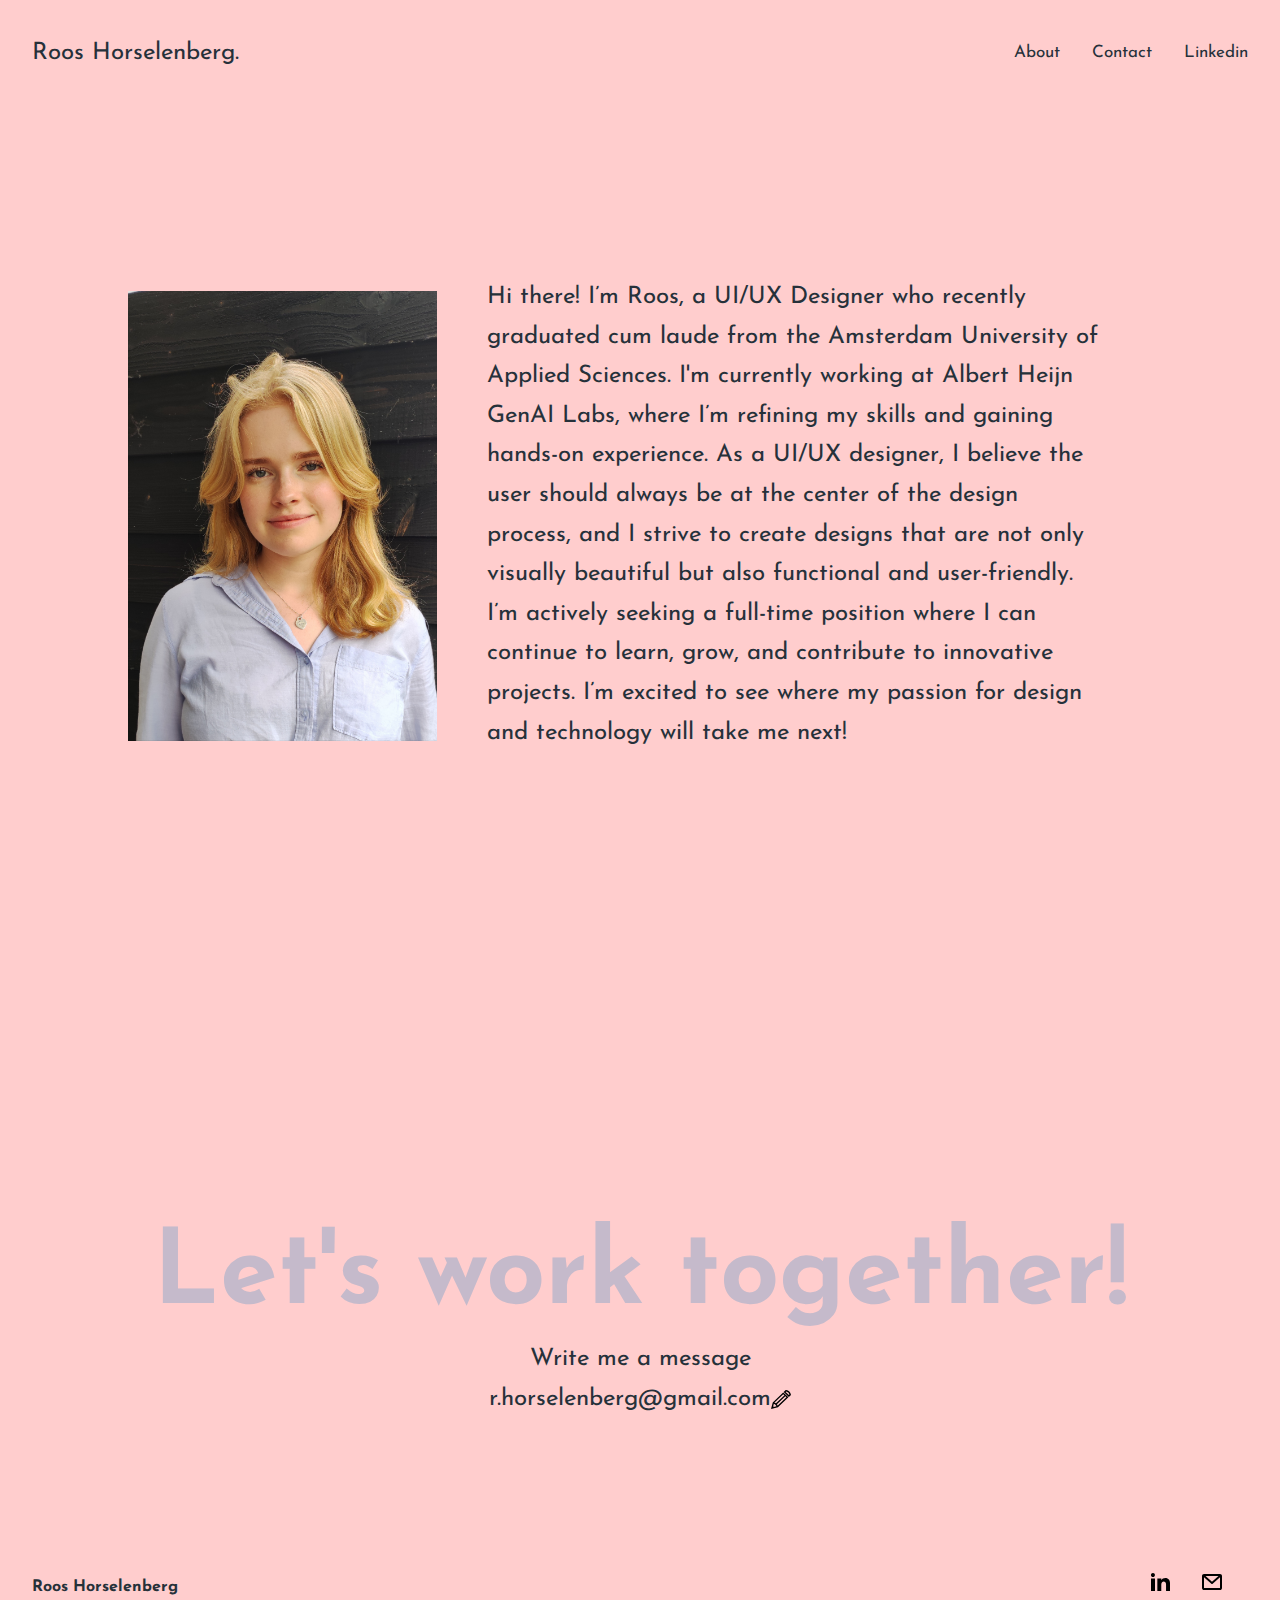
<file: about.html>
<!DOCTYPE html>
<html lang="en">

<head>
    <meta charset="UTF-8">
    <meta http-equiv="X-UA-Compatible" content="IE=edge">
    <meta name="viewport" content="width=device-width, initial-scale=1.0">
    <title>Document</title>
    <link rel="stylesheet" href="css/main.css">
    <link rel="icon" type="image/x-icon" href="/images/logofav.png">
</head>

<body class="colorchange">
    <header class="nav-header">
        <nav id="navigation" class="site-nav">
            <div class="site-title">
                <a href="index.html">
                    Roos Horselenberg.
                </a>
            </div>
            <ul id="pages-nav" class="list-pages">
                <li><a href="about.html">About</a></li>
                <li><a href="mailto: r.horselenberg@gmail.com">Contact</a></li>
                <li><a href="https://www.linkedin.com/in/roos-horselenberg-5b4187234/">Linkedin</a></li>
            </ul>
        </nav>
    </header>

    <section class="about">

        <div>
            <img src="images/foto.aboutme.jpg" class="illustratie portrait">
            <div>
                <p>Hi there! I’m Roos, a UI/UX Designer who recently graduated cum laude from the Amsterdam University
                    of Applied Sciences. I'm currently working at Albert Heijn GenAI Labs, where I’m refining my skills
                    and gaining hands-on experience. As a UI/UX designer, I believe the user should always be at the
                    center of the design process, and I strive to create designs that are not only visually beautiful but
                    also functional and user-friendly. I’m actively seeking a full-time position where I can continue to
                    learn, grow, and contribute to innovative projects. I’m excited to see where my passion for design
                    and technology will take me next!
                </p>
            </div>

        </div>


    </section>

    <div class="lets-work-center">
        <section class="lets-work-home">
            <p class="lets-work-text">Let's work together!</p>
            <div class="hoveremailme">
                <p class="emailme">Write me a message</p>
                <a class="emailme" href="mailto: r.horselenberg@gmail.com">
                    <span>r.horselenberg@gmail.com</span>
                    <img src="images/pencil.svg" alt="write me an email by clicking this link">
                </a>
            </div>
        </section>
    </div>



    <footer>
        <h1>Roos Horselenberg</h1>
        <div class="social-links">
            <ul>
                <li><a href="https://www.linkedin.com/in/roos-horselenberg-5b4187234/"><img src="images/linkedin.svg"
                            alt="linkedin"></a></li>
                <li><a href="mailto: r.horselenberg@gmail.com"><img src="images/mail.svg" alt="Email"></a></li>
            </ul>
        </div>

    </footer>

    <script>
        function changeBackground() {
            if (window.scrollY > window.innerHeight / 3) {
                document.body.classList.add('bg-color');
            } else {
                document.body.classList.remove('bg-color');
            }

            if (window.scrollY > window.innerHeight / 0.30) {
                document.body.classList.add('bg-color2');
            } else {
                document.body.classList.remove('bg-color2');
            }
        }

        window.addEventListener('scroll', changeBackground);
    </script>

</body>

</html>
</file>
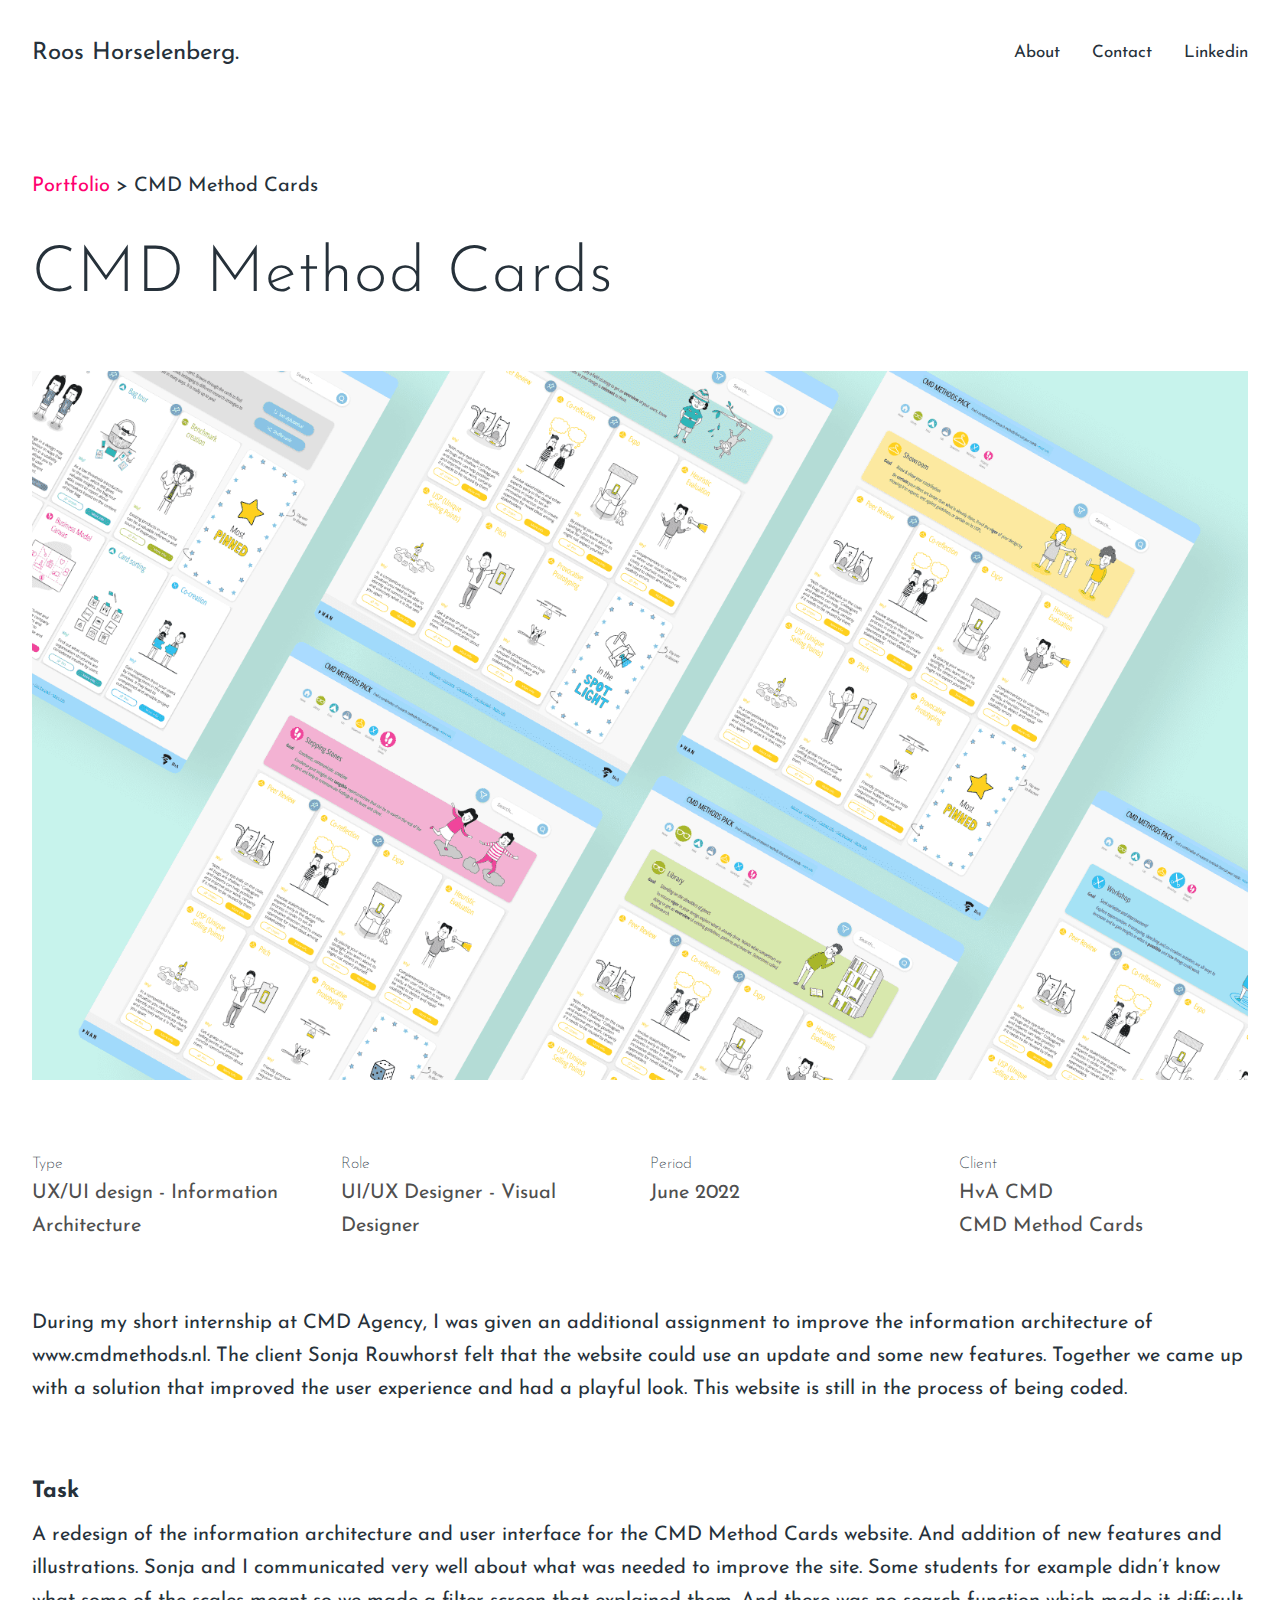
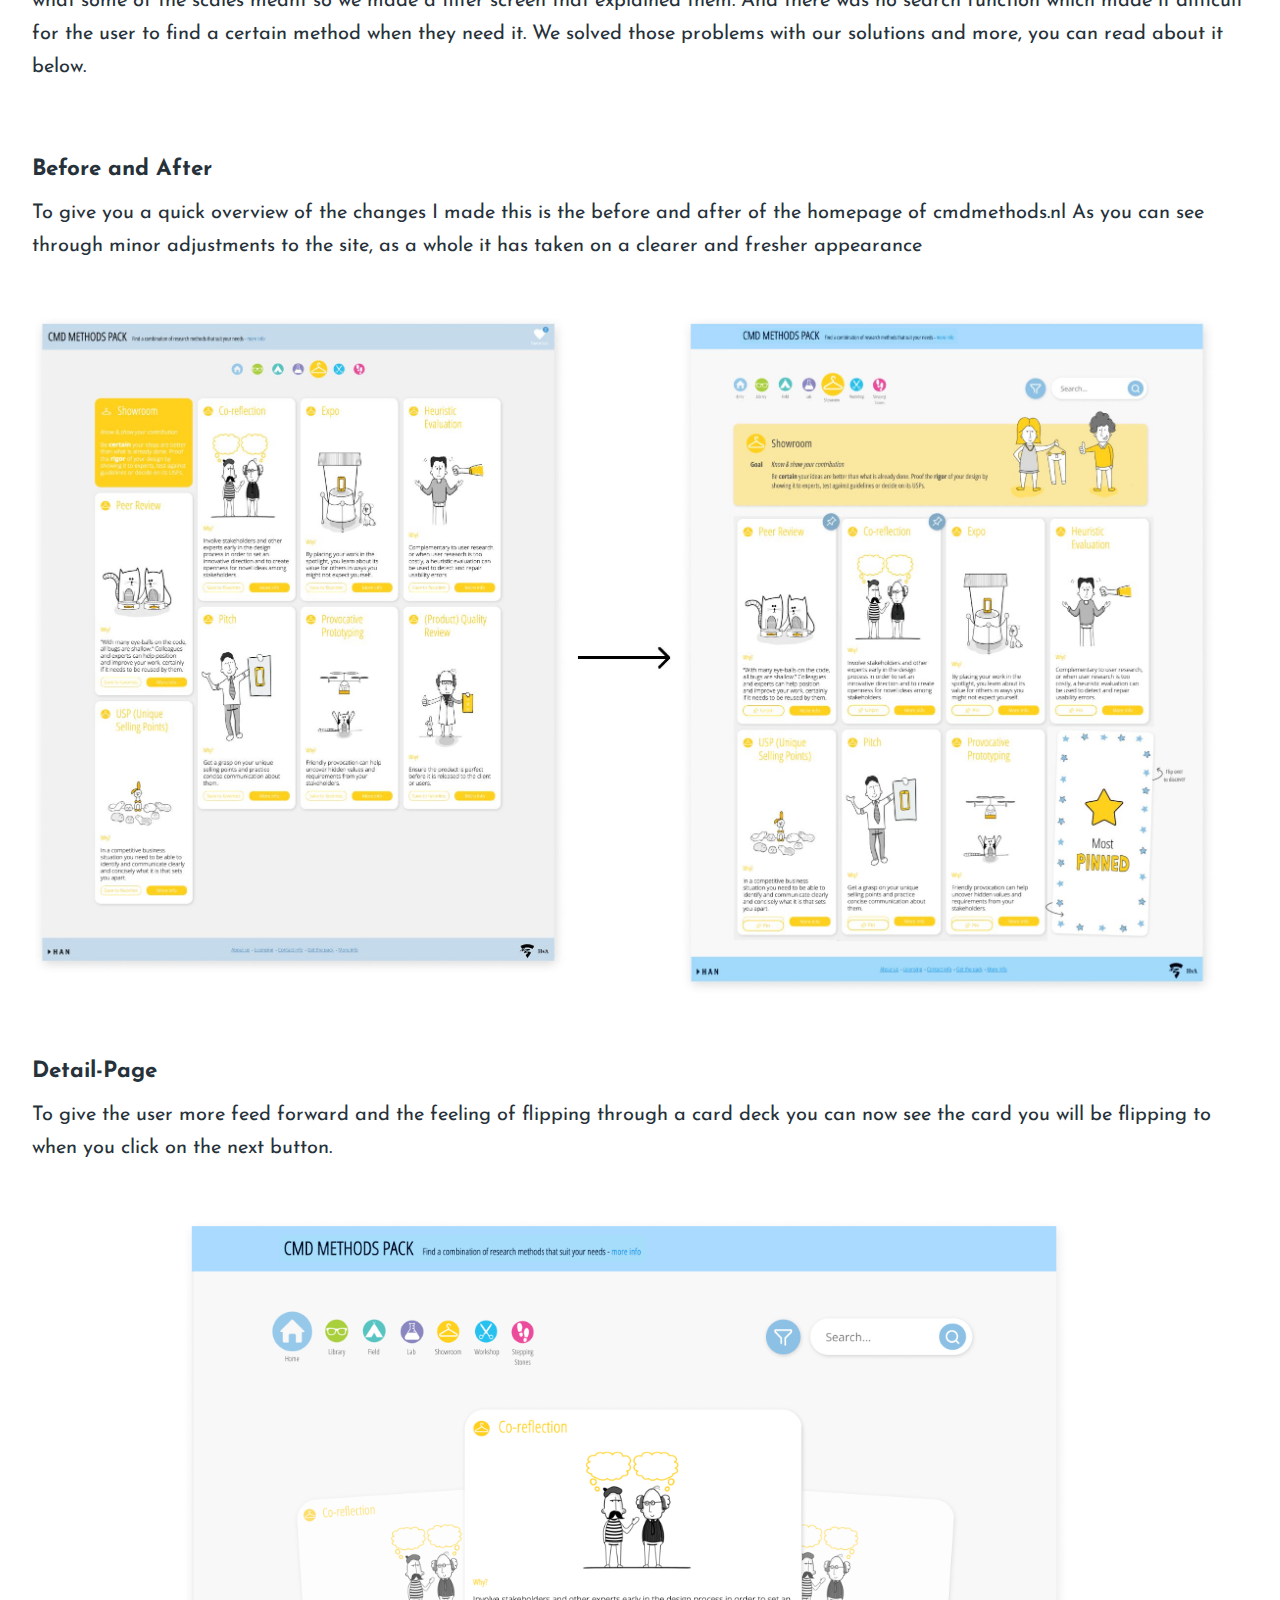
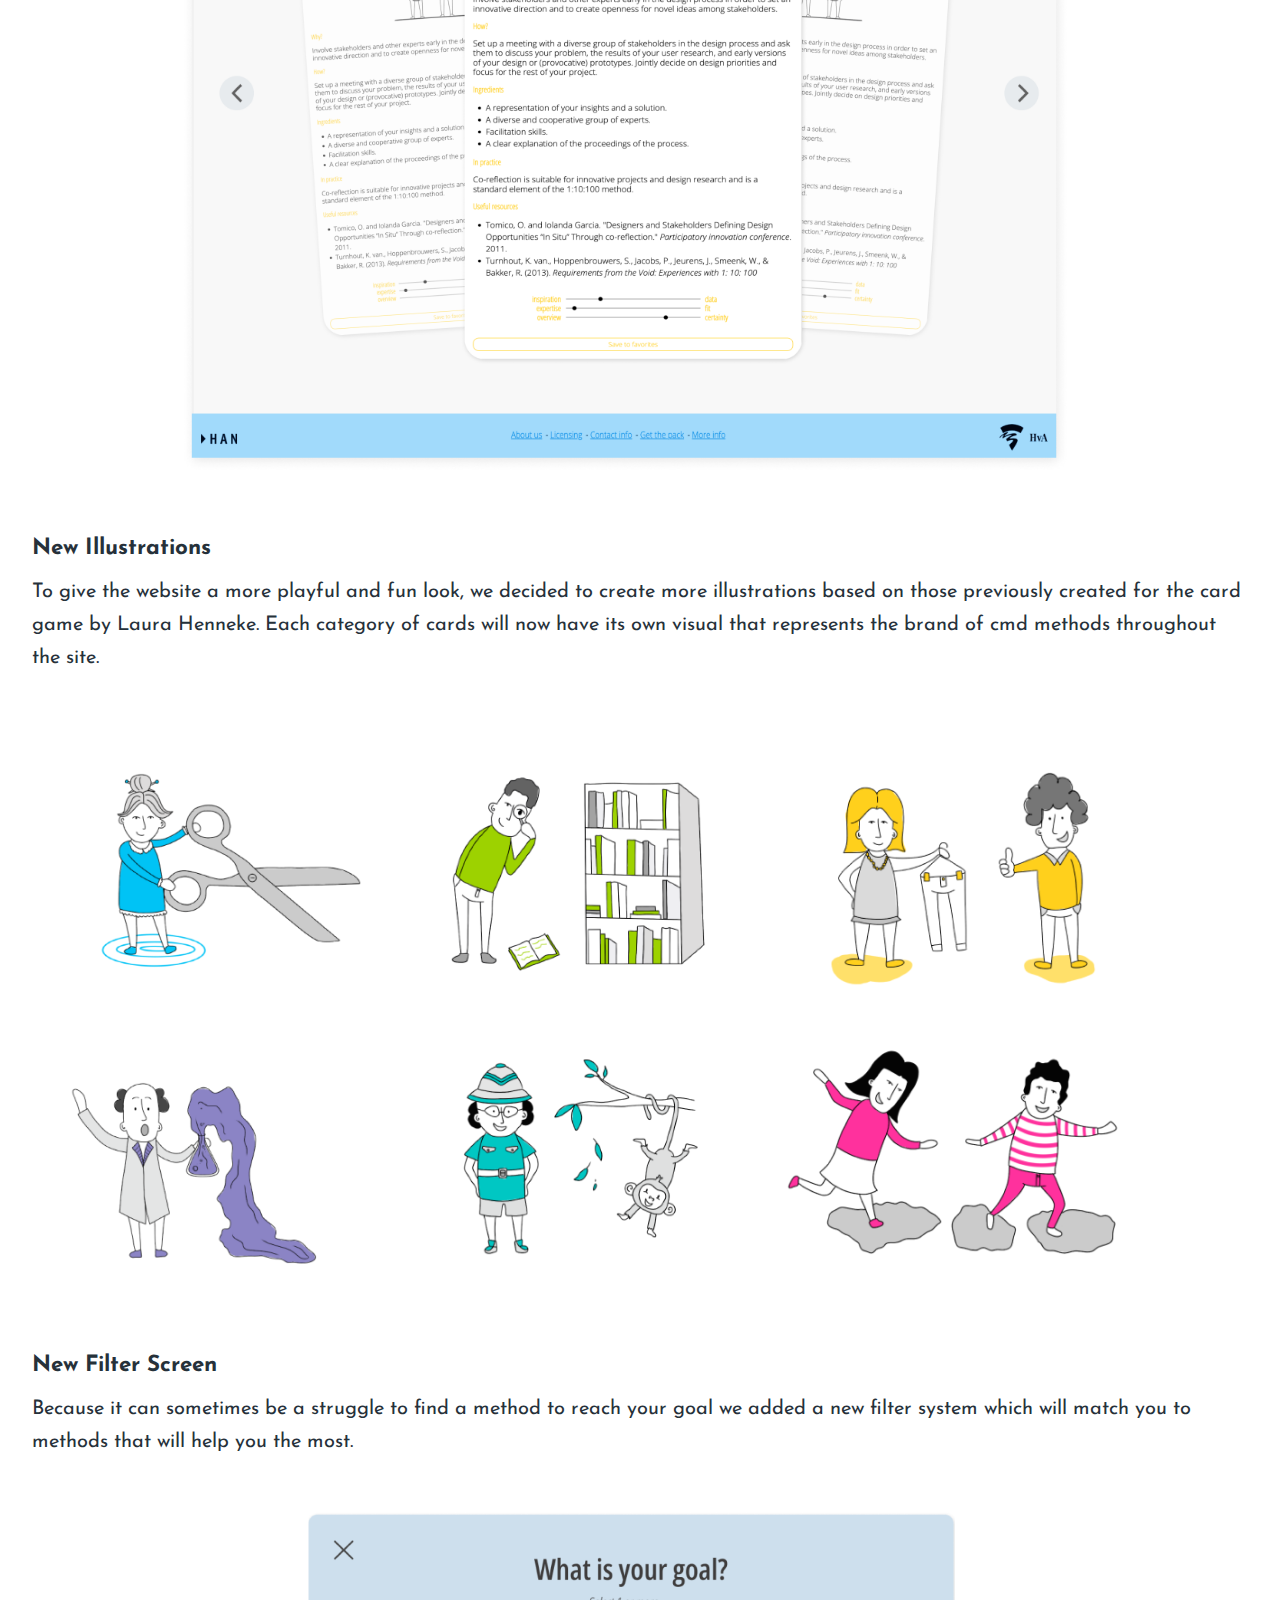
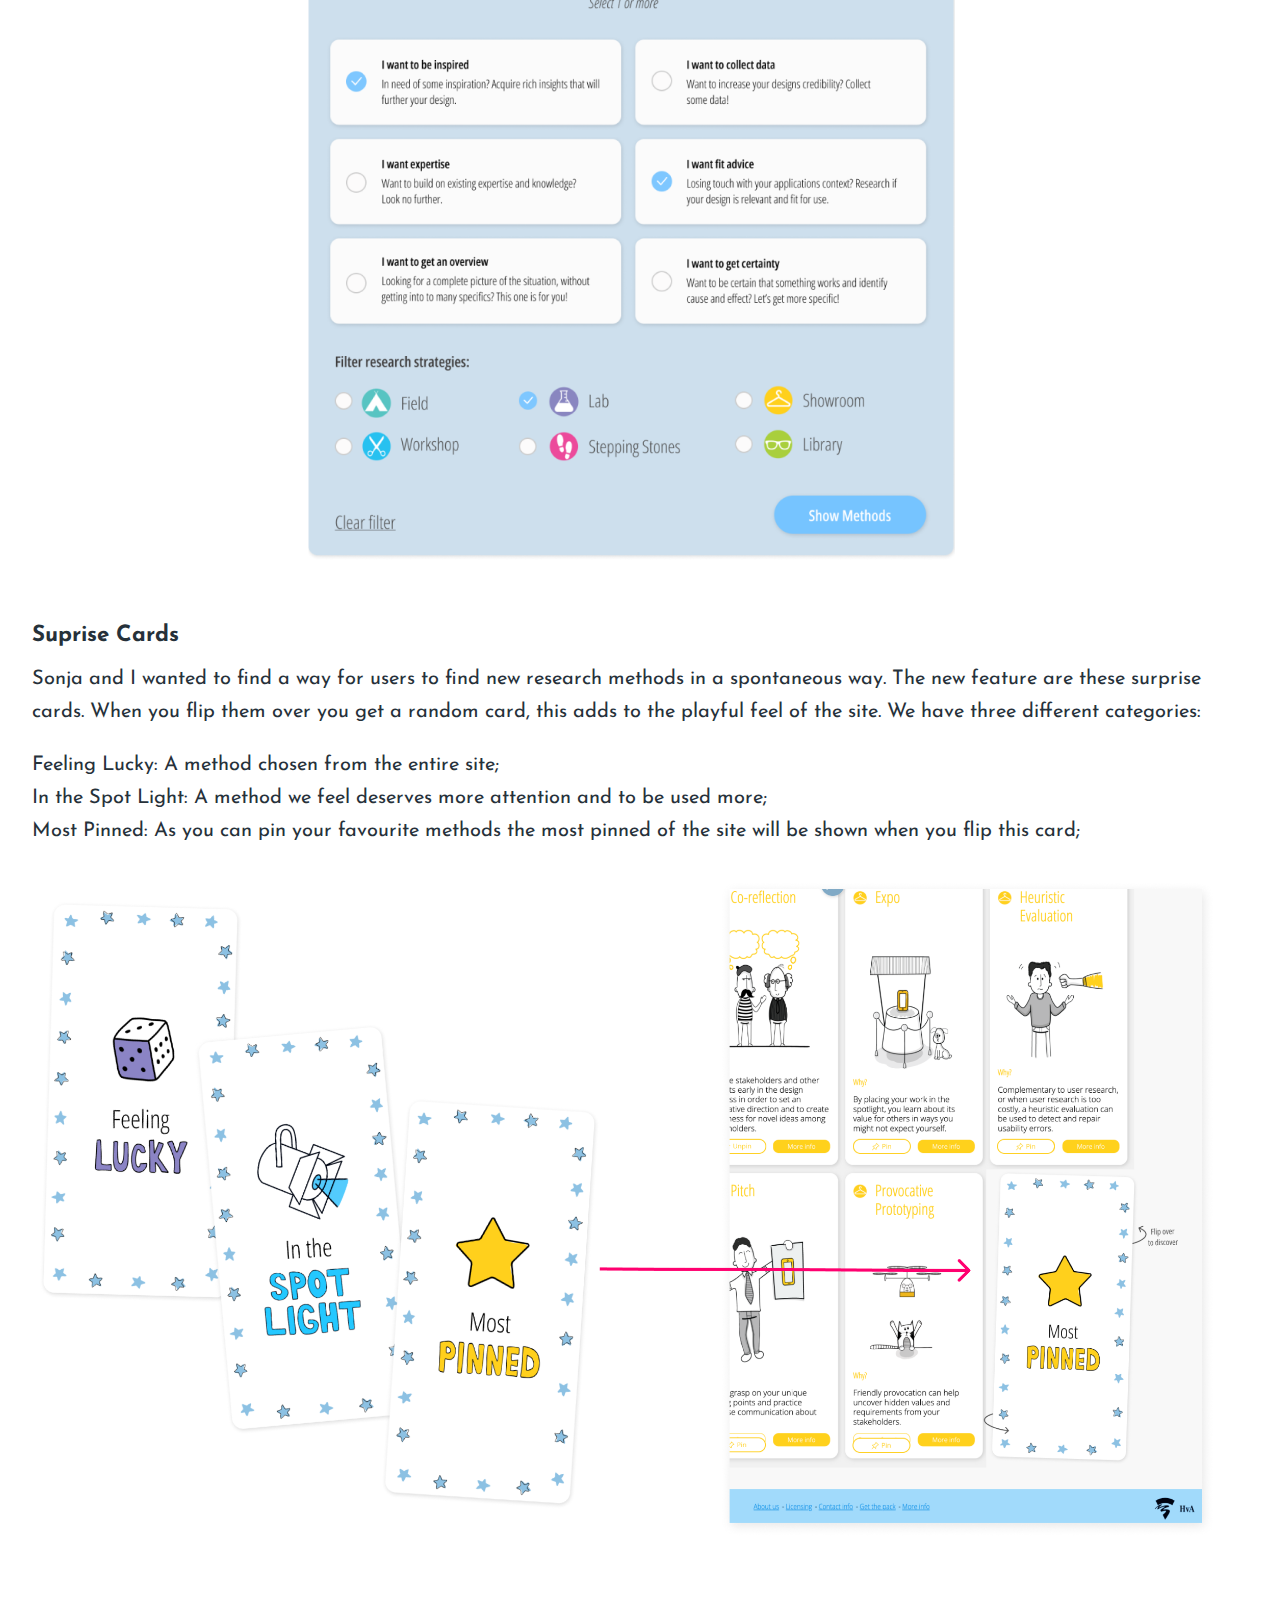
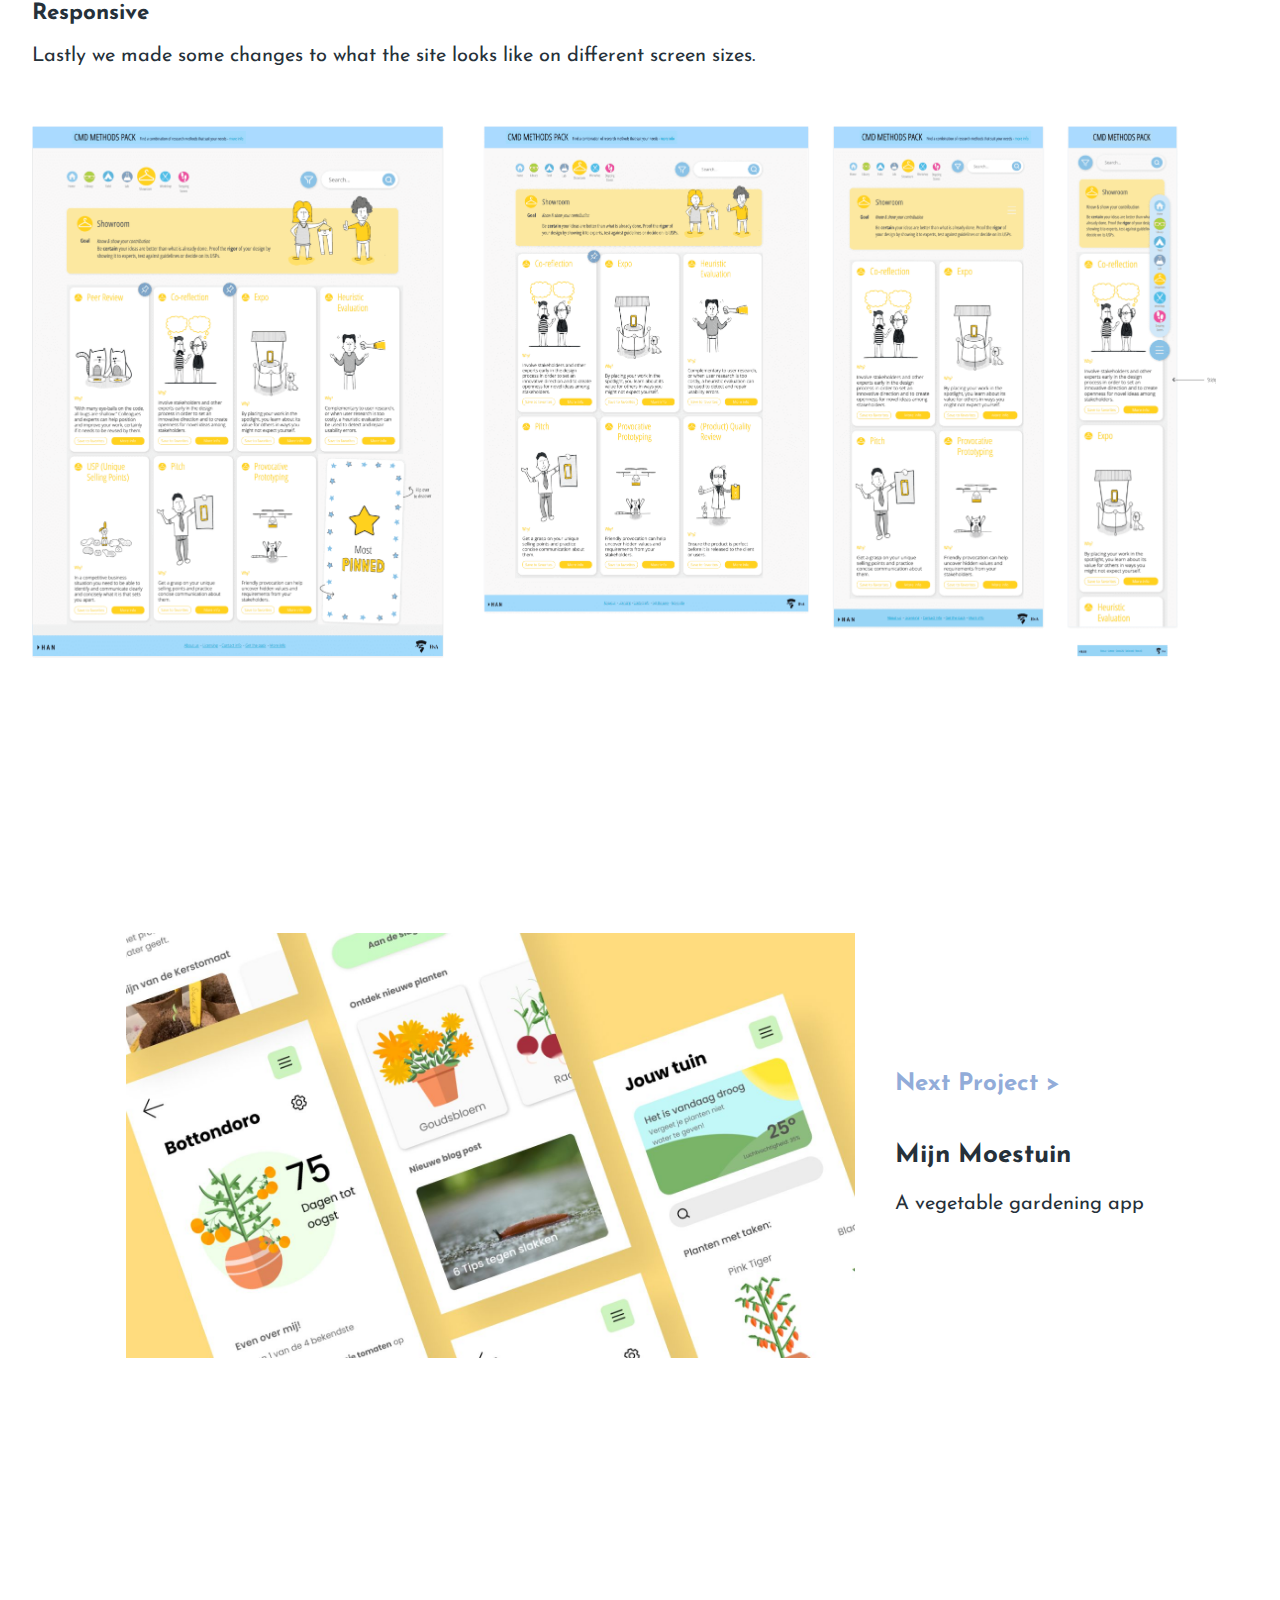
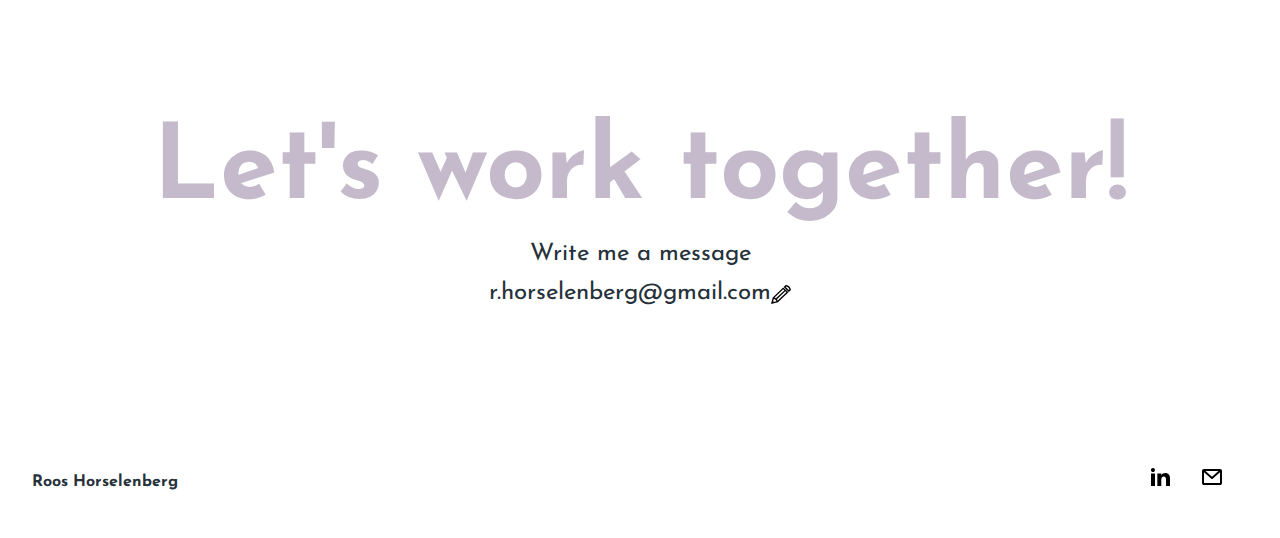
<file: cmdmethods.html>
<!DOCTYPE html>
<html lang="en">

<head>
    <meta charset="UTF-8">
    <meta http-equiv="X-UA-Compatible" content="IE=edge">
    <meta name="viewport" content="width=device-width, initial-scale=1.0">
    <title>CMD Method Cards</title>
    <link rel="stylesheet" href="css/main.css">
    <link rel="stylesheet" href="css/case.css">
    <link rel="icon" type="image/x-icon" href="/images/logofav.png">
</head>

<body>
<header class="nav-header">
    <nav id="navigation" class="site-nav">
        <div class="site-title">
            <a href="index.html">
                Roos Horselenberg.
            </a>
        </div>
        <ul id="pages-nav" class="list-pages">
            <li><a href="about.html">About</a></li>
            <li><a href="mailto: r.horselenberg@gmail.com">Contact</a></li>
            <li><a href="https://www.linkedin.com/in/roos-horselenberg-5b4187234/">Linkedin</a></li>
        </ul>
    </nav>
</header>

<main>
    <section class="verticalgallery">
        <p class="breadcrumbs"><a href="index.html">Portfolio</a> &gt; CMD Method Cards</p>

        <h1 class="featured-title">CMD Method Cards</h1>

        <img class="thumblarge" src="./images/cmdmethodcards.png" alt="thumbnail Cmd Method Cards">

        <section class="specs">
            <ul>
                <li>
                    <h4>Type</h4>
                    <p>UX/UI design - Information Architecture</p>
                </li>
                <li>
                    <h4>Role</h4>
                    <p>UI/UX Designer - Visual Designer</p>
                </li>
                <li>
                    <h4>Period</h4>
                    <p>June 2022</p>
                </li>
                <li>
                    <h4>Client</h4>
                    <p>HvA CMD</p>
                    <p>CMD Method Cards</p>
                </li>
            </ul>
        </section>

        <p class="ondertitel">During my short internship at CMD Agency, I was given an additional assignment to
            improve the information architecture of www.cmdmethods.nl. The client Sonja Rouwhorst felt that the
            website could use an update and some new features. Together we came up with a solution that improved the
            user experience and had a playful look. This website is still in the process of being coded.</p>

        <h3>Task</h3>
        <p> A redesign of the information architecture and user interface for the CMD Method Cards website. And
            addition of new features and illustrations. Sonja and I communicated very well about what was needed to
            improve the site. Some students for example didn’t know what some of the scales meant so we made a
            filter screen that explained them. And there was no search function which made it difficult for the user
            to find a certain method when they need it. We solved those problems with our solutions and more, you
            can read about it below.</p>


        <h3>Before and After</h3>
        <p>To give you a quick overview of the changes I made this is the before and after of the homepage of
            cmdmethods.nl As you can see through minor adjustments to the site, as a whole it has taken on a clearer
            and fresher appearance</p>
        <figure>
            <img src="images/beforeandafter.png" alt="Before and after CMD Methods Site">
        </figure>

        <h3>Detail-Page</h3>
        <p>To give the user more feed forward and the feeling of flipping through a card deck you can now see the
            card you will be flipping to when you click on the next button.</p>
        <figure>
            <img src="images/detailpage.cmdmethods.png" alt="Detail-Page Method Cards">
        </figure>


        <h3>New Illustrations</h3>
        <p>To give the website a more playful and fun look, we decided to create more illustrations based on those
            previously created for the card game by Laura Henneke. Each category of cards will now have its own
            visual that represents the brand of cmd methods throughout the site.</p>
        <figure>
            <img src="images/illustrations.cmdmethods.png" alt="Illustrations for CMD Methods">
        </figure>

        <h3>New Filter Screen</h3>
        <p>Because it can sometimes be a struggle to find a method to reach your goal we added a new filter system
            which will match you to methods that will help you the most.</p>
        <figure>
            <img src="images/filterscreen.png" alt="Filter Screen CMD Methods">
        </figure>

        <h3>Suprise Cards</h3>
        <p>Sonja and I wanted to find a way for users to find new research methods in a spontaneous way. The new
            feature are these surprise cards. When you flip them over you get a random card, this adds to the
            playful feel of the site. We have three different categories:</p>
        <ul>
            <li>
                Feeling Lucky: A method chosen from the entire site;
            </li>
            <li>
                In the Spot Light: A method we feel deserves more attention and to be used more;
            </li>
            <li>
                Most Pinned: As you can pin your favourite methods the most pinned of the site will be shown when you flip this card;
            </li>
        </ul>
        <figure>
            <img src="images/suprisecards.png" alt="Suprise Cards">
        </figure>

        <h3>Responsive</h3>
        <p>Lastly we made some changes to what the site looks like on different screen sizes.</p>
        <figure>
            <img src="images/Responsive.png" alt="Filter Screen CMD Methods">
        </figure>

        <a href="mijnmoestuin.html" class="nextproject">
            <img src="images/mijnmoestuin.png" alt="Case Study Mijn Moestuin">
            <section>
                <h2>Next Project &gt; </h2>
                <h3>Mijn Moestuin</h3>
                <p>A vegetable gardening app
                </p>
            </section>
        </a>

    </section>
</main>


<div class="lets-work-center">
    <section class="lets-work-home">
        <p class="lets-work-text">Let's work together!</p>
        <div class="hoveremailme">
            <p class="emailme">Write me a message</p>
            <a class="emailme" href="mailto: r.horselenberg@gmail.com"> r.horselenberg@gmail.com<img
                    src="images/pencil.svg" alt="write me an email by clicking this link"></a>
        </div>
    </section>
</div>


<footer>
    <h1>Roos Horselenberg</h1>
    <div class="social-links">
        <ul>
            <li><a href="https://www.linkedin.com/in/roos-horselenberg-5b4187234/"><img src="images/linkedin.svg"
                                                                                        alt="linkedin"></a></li>
            <li><a href="mailto: r.horselenberg@gmail.com"><img src="images/mail.svg" alt="Email"></a></li>
        </ul>
    </div>

</footer>
</body>

</html>
</file>
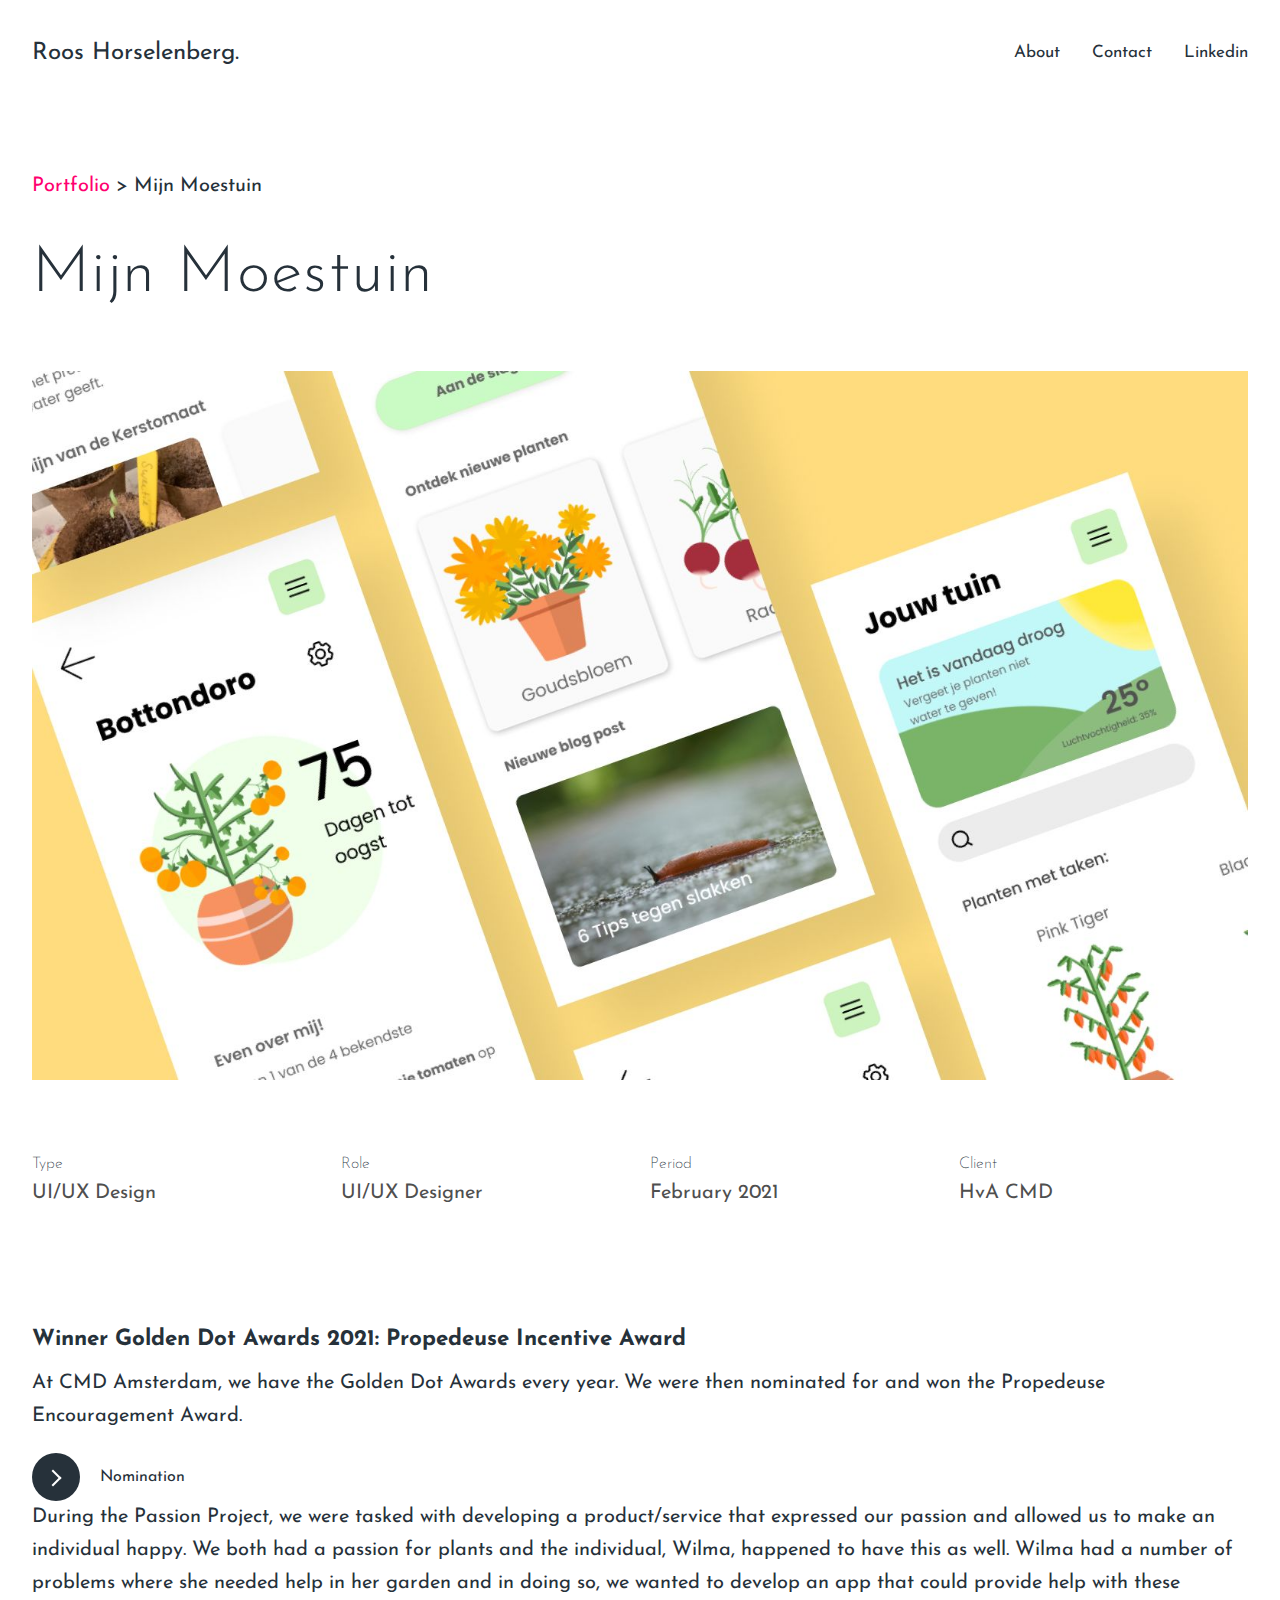
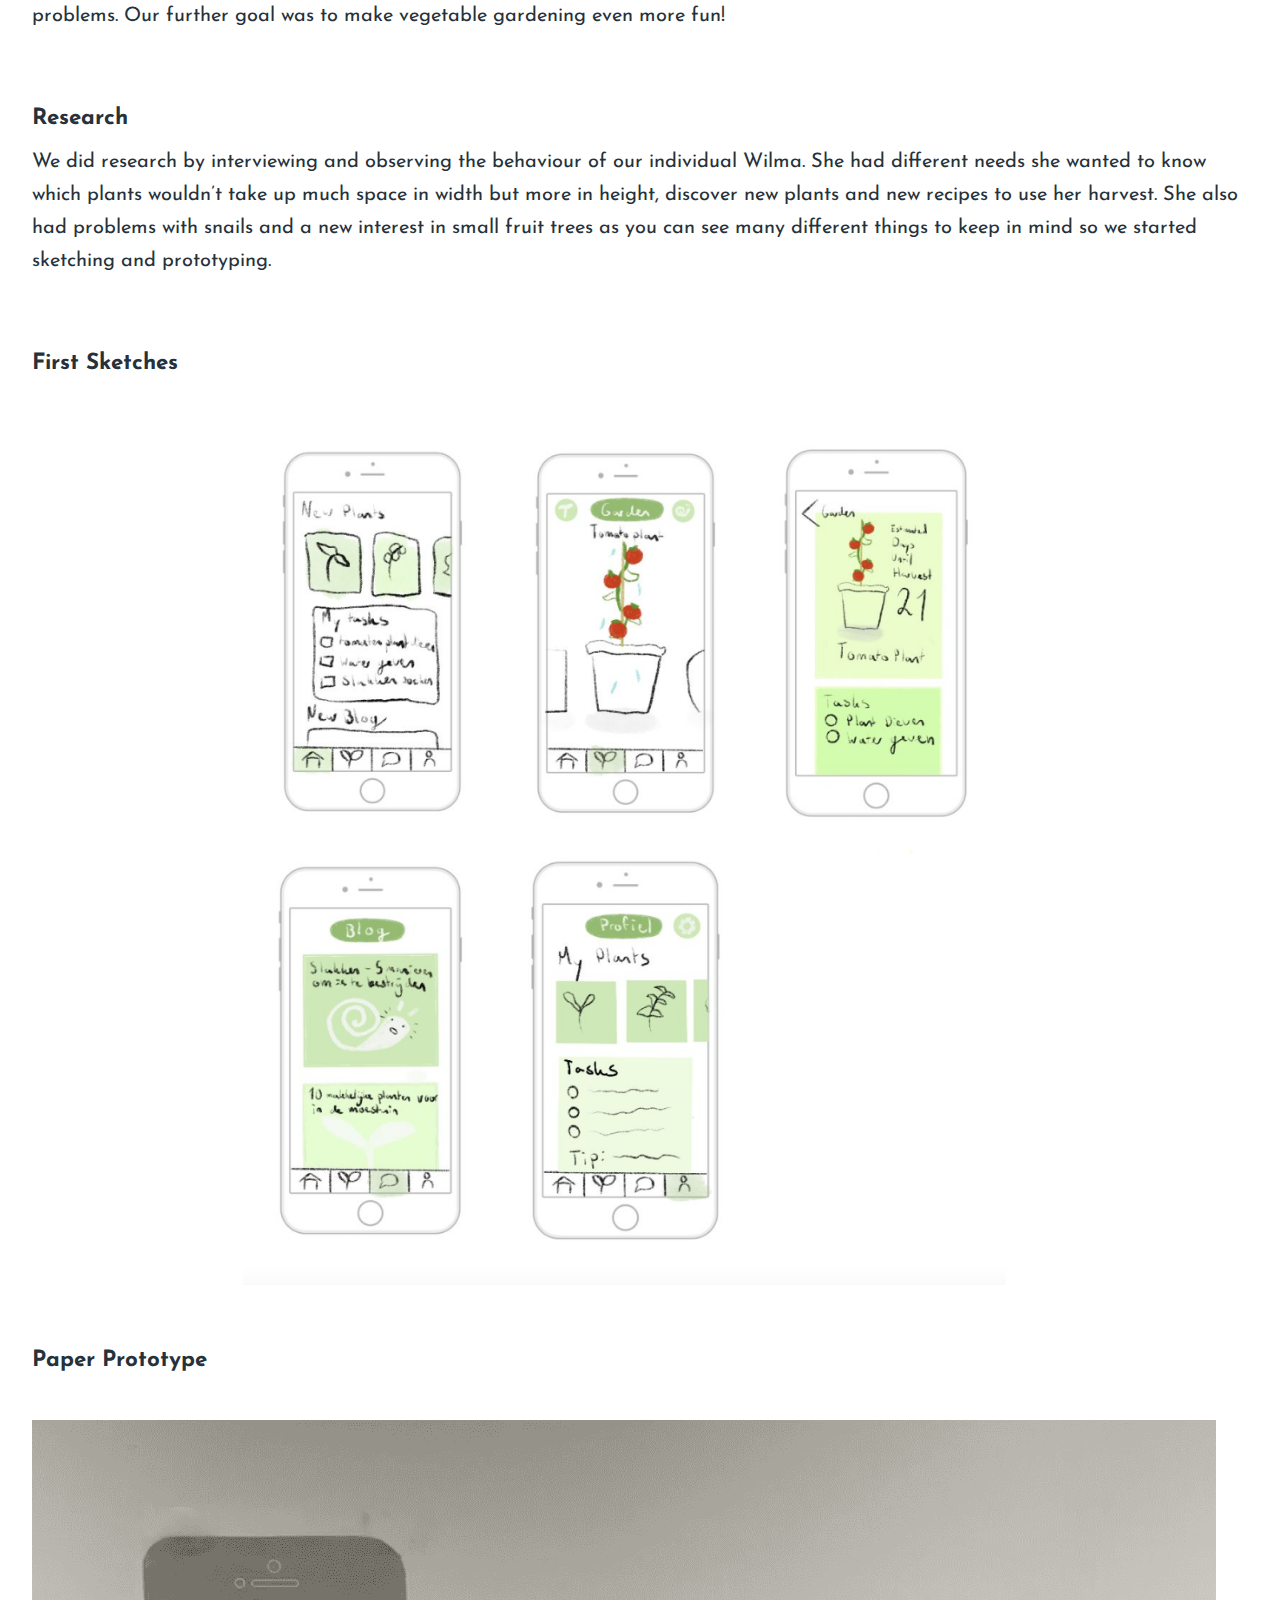
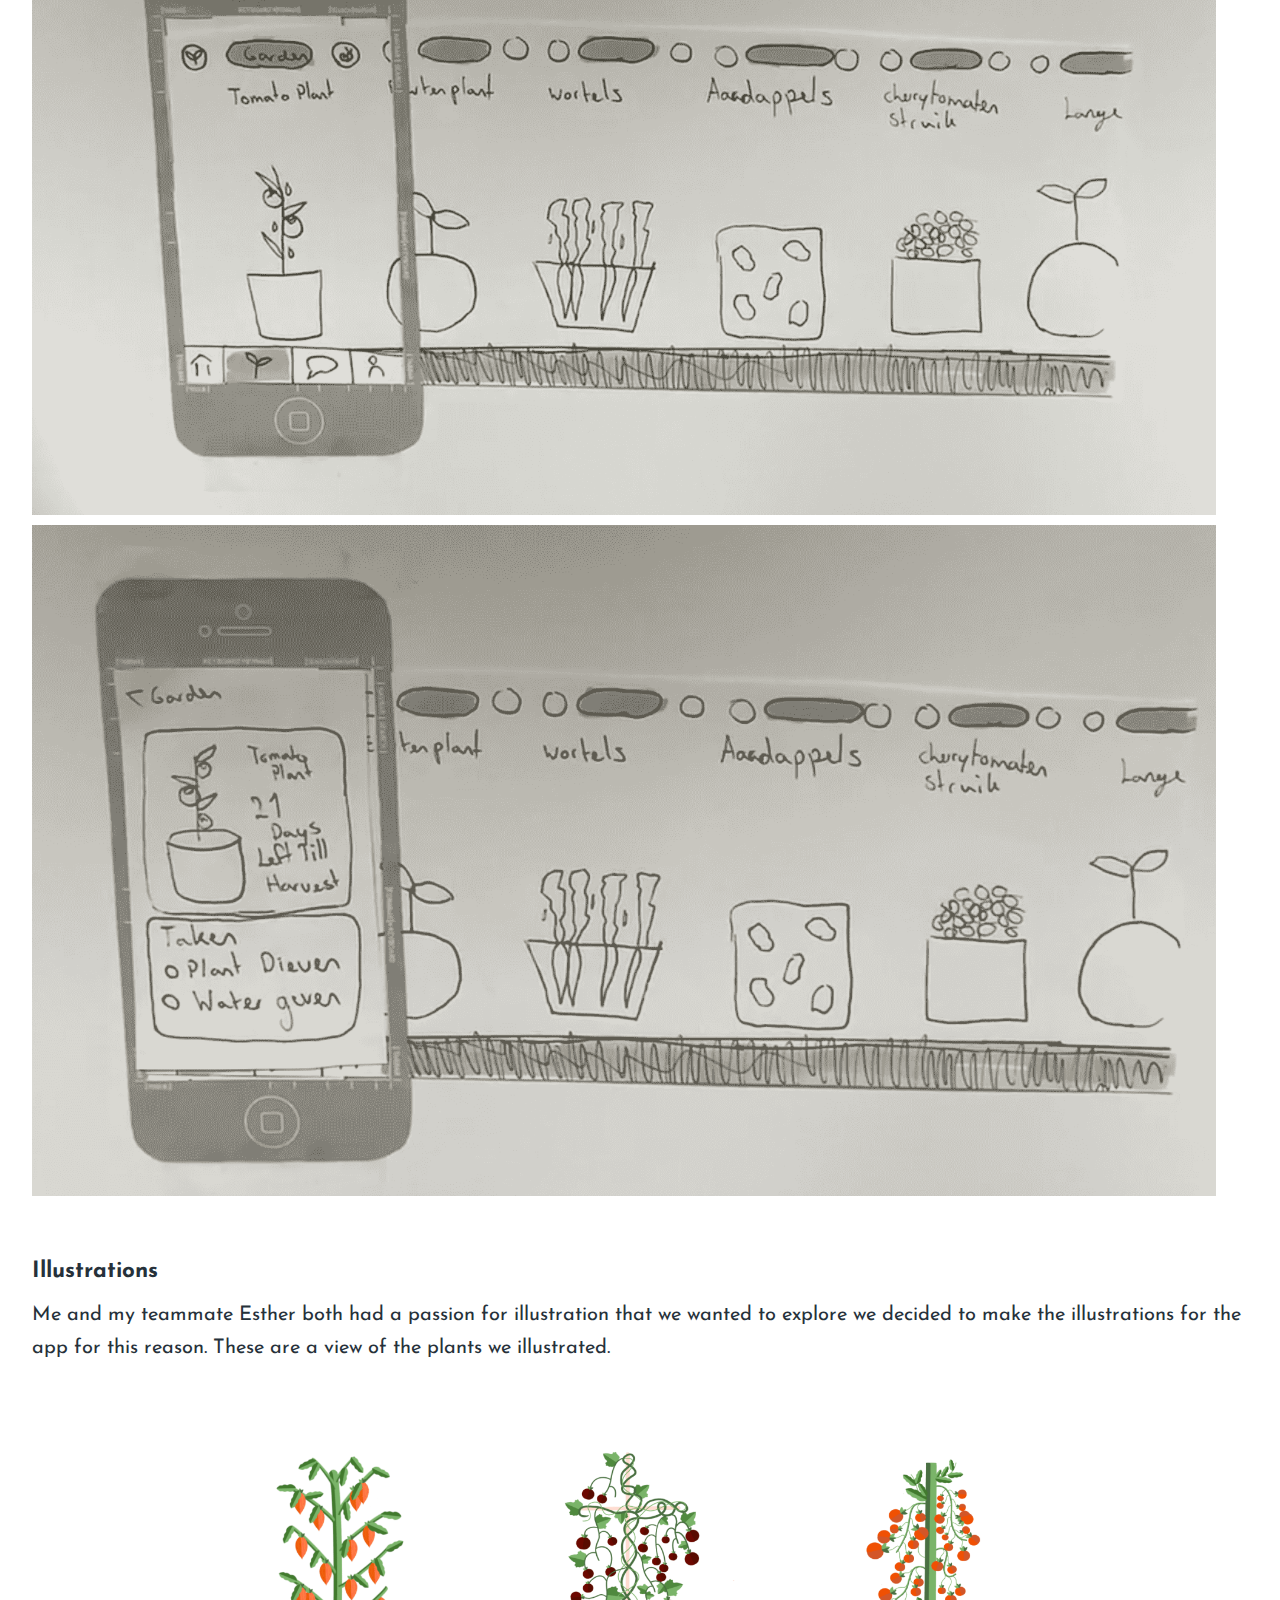
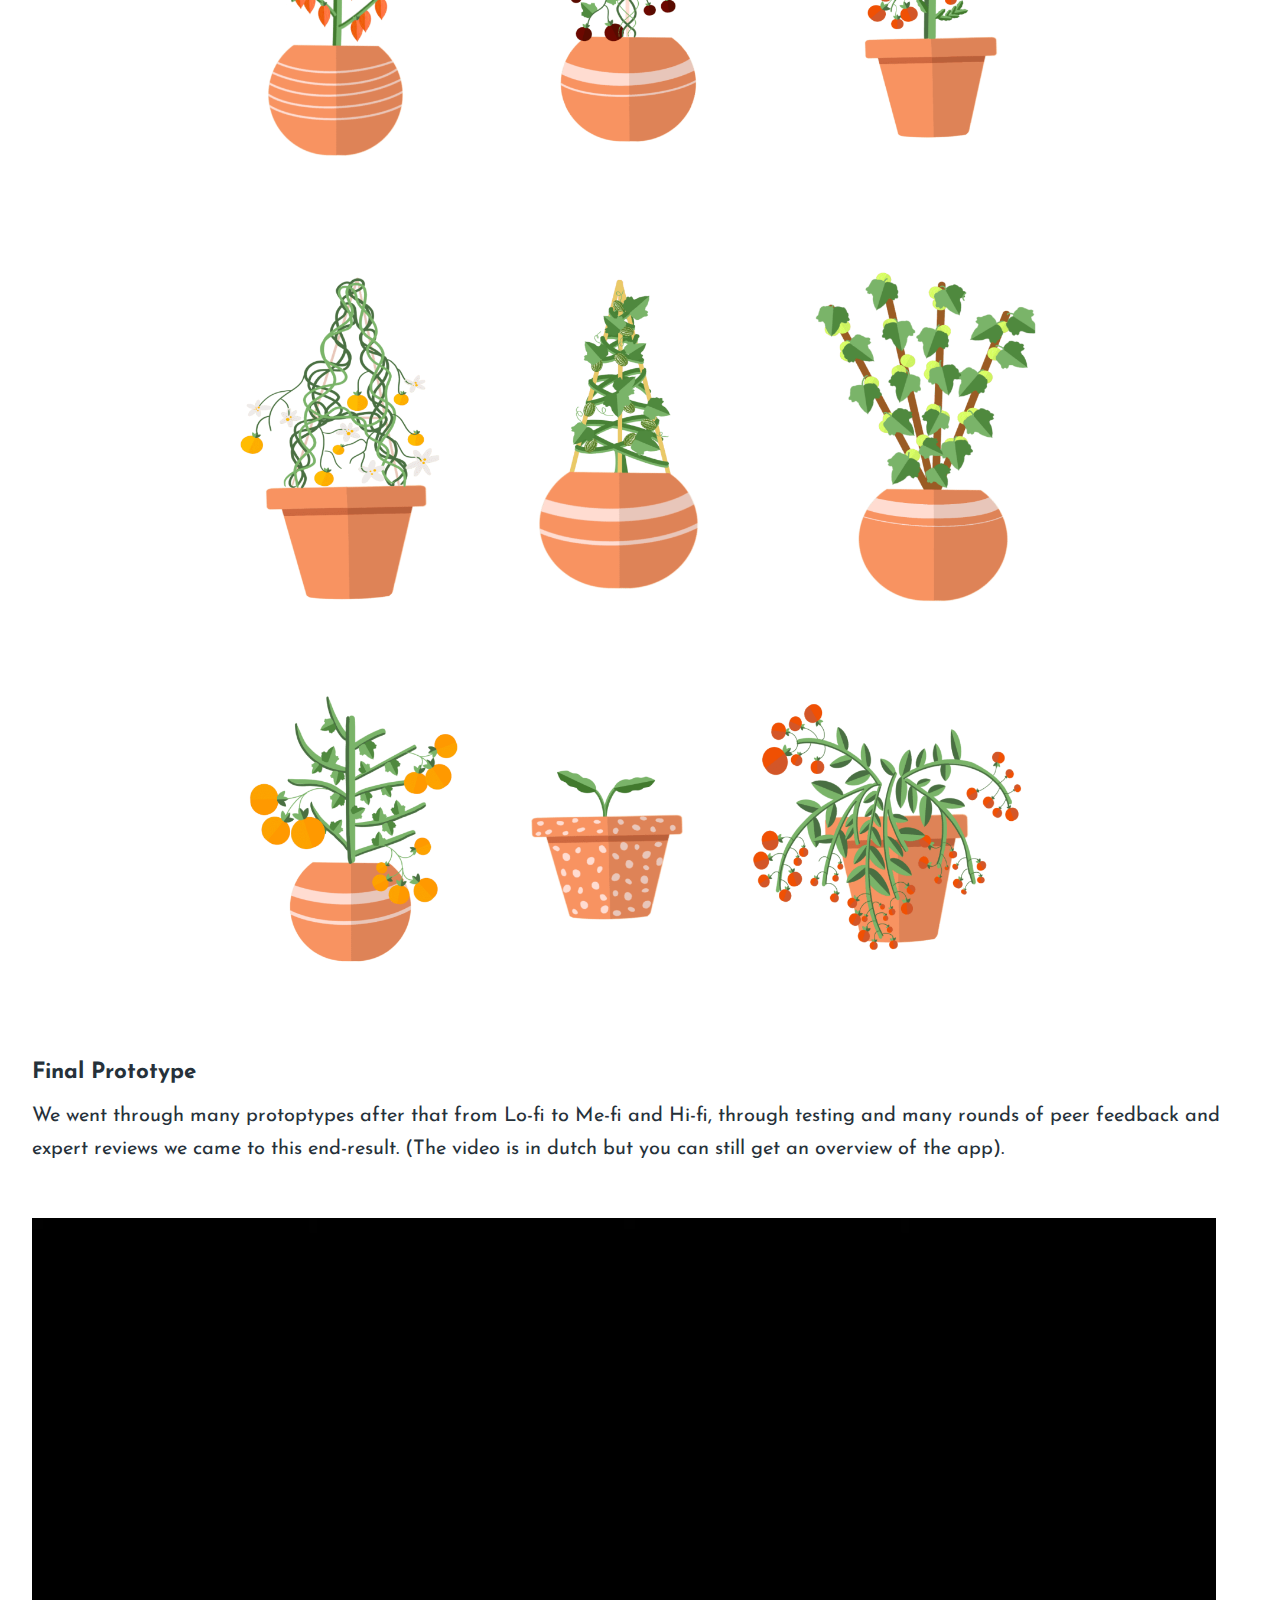
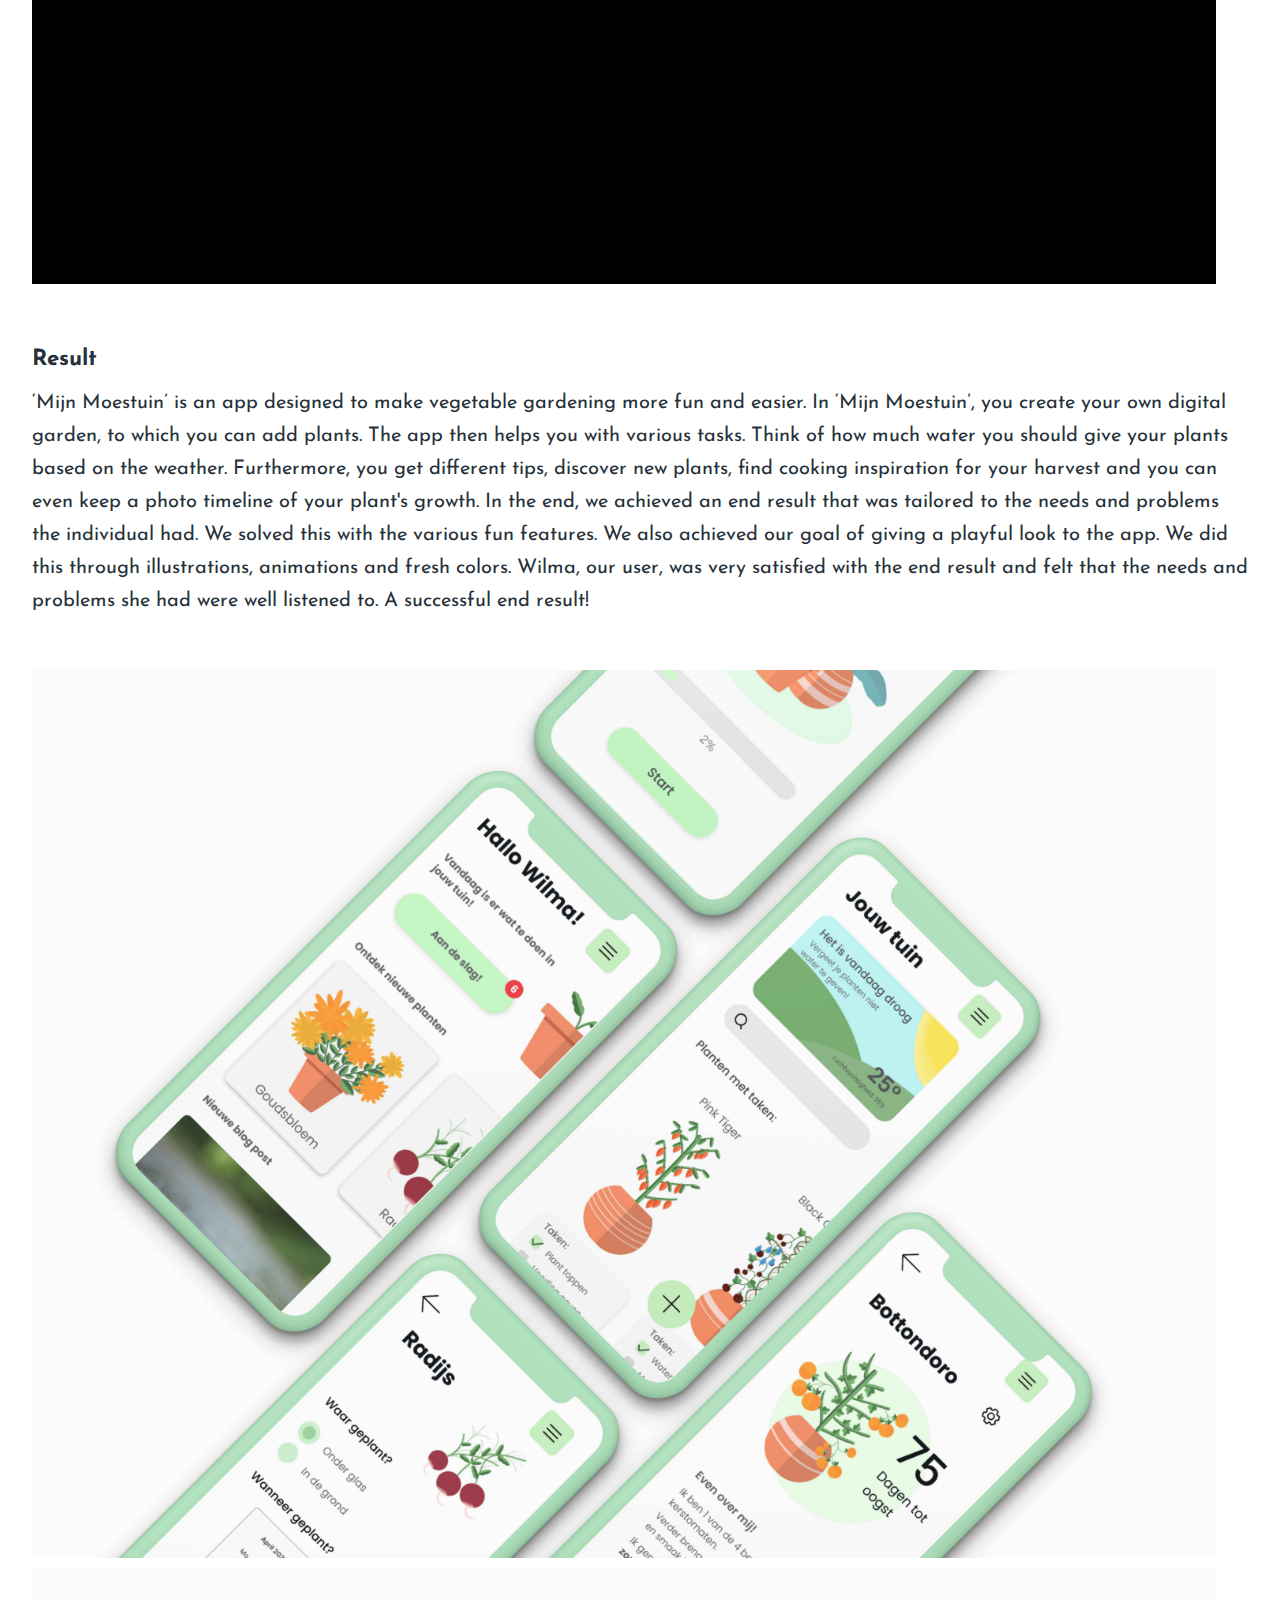
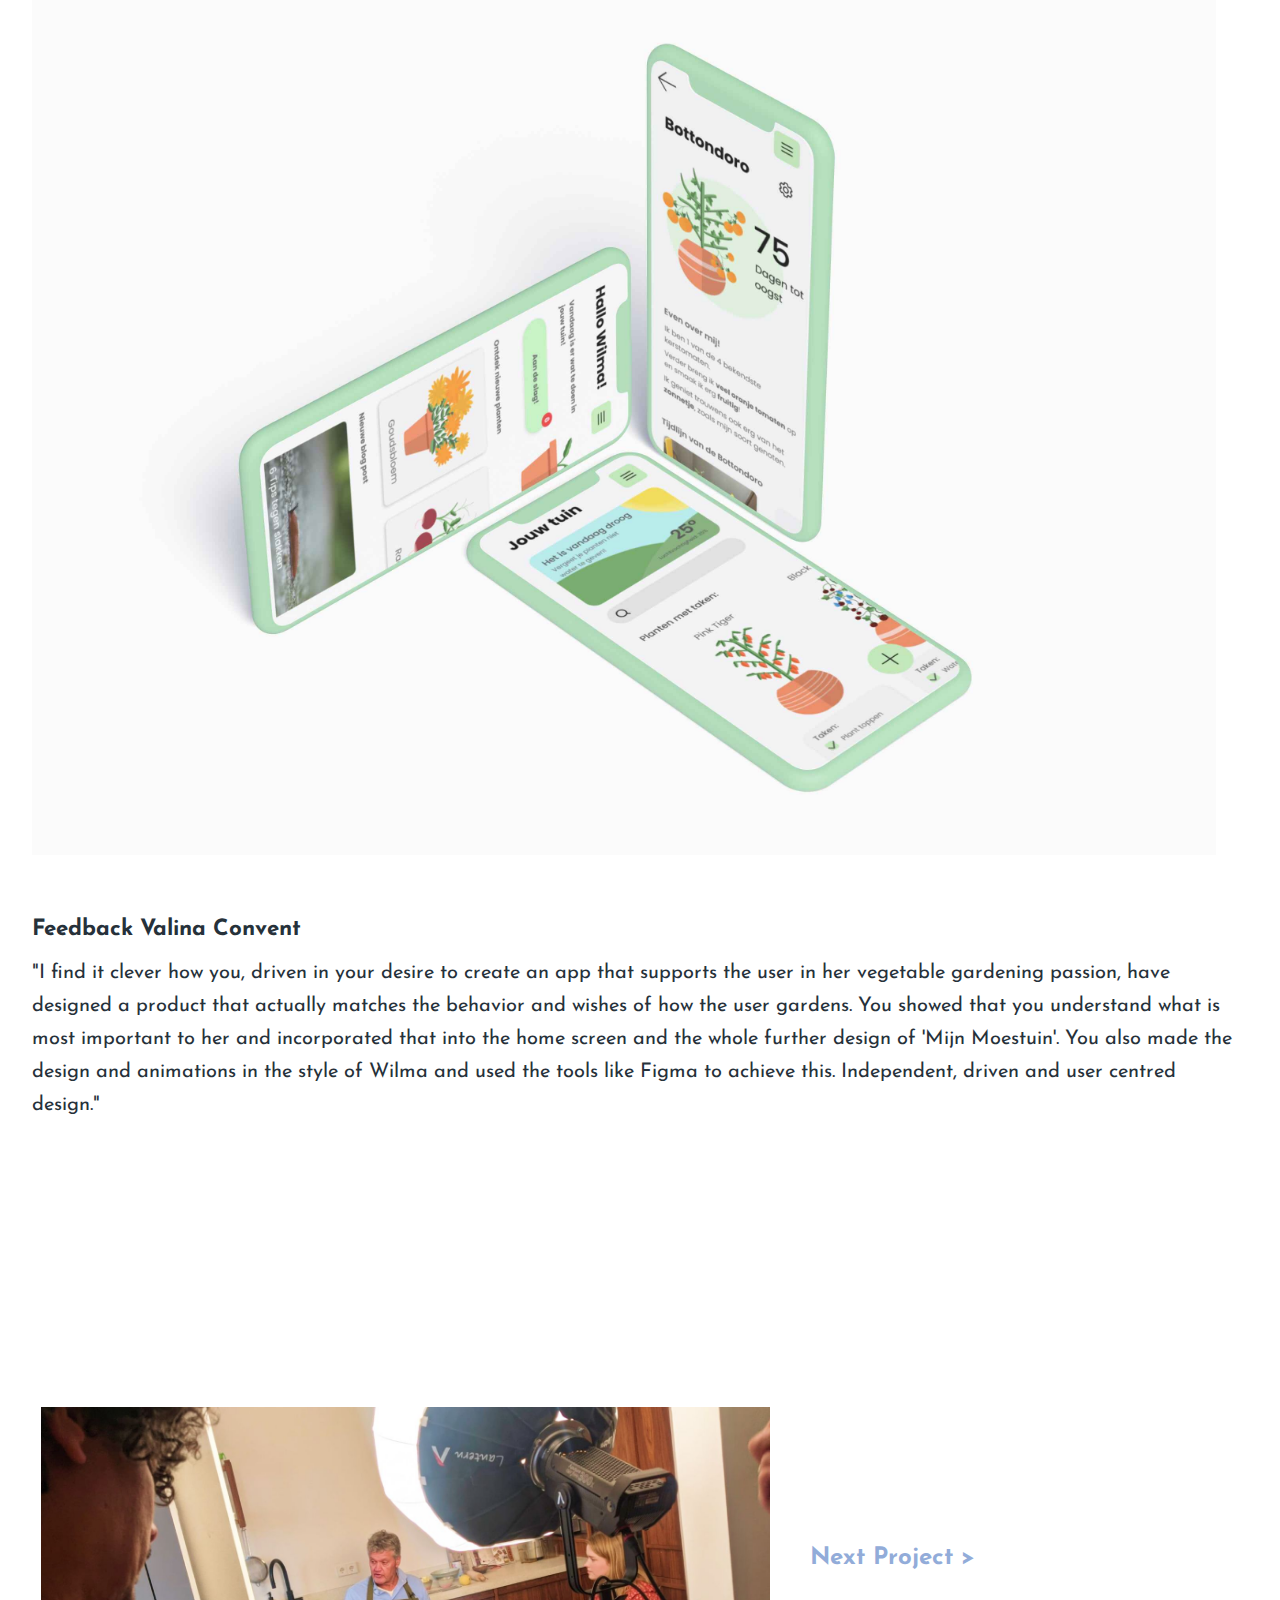
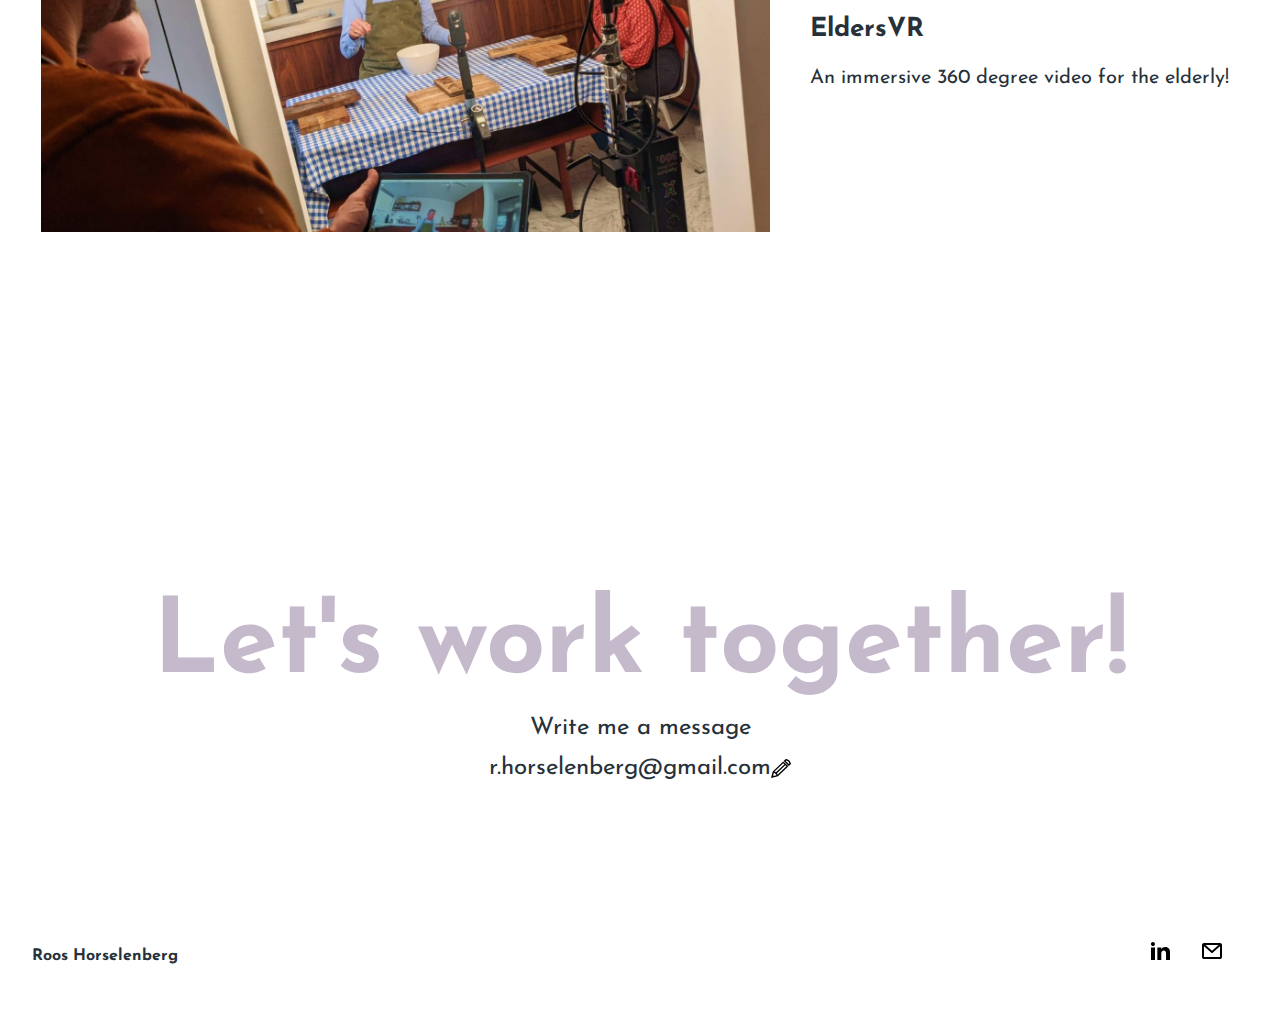
<file: mijnmoestuin.html>
<!DOCTYPE html>
<html lang="en">

<head>
    <meta charset="UTF-8">
    <meta http-equiv="X-UA-Compatible" content="IE=edge">
    <meta name="viewport" content="width=device-width, initial-scale=1.0">
    <title>CMD Method Cards</title>
    <link rel="stylesheet" href="css/main.css">
    <link rel="stylesheet" href="css/case.css">
    <link rel="icon" type="image/x-icon" href="/images/logofav.png">
</head>

<body>
<header class="nav-header">
    <nav id="navigation" class="site-nav">
        <div class="site-title">
            <a href="index.html">
                Roos Horselenberg.
            </a>
        </div>
        <ul id="pages-nav" class="list-pages">
            <li><a href="about.html">About</a></li>
            <li><a href="mailto: r.horselenberg@gmail.com">Contact</a></li>
            <li><a href="https://www.linkedin.com/in/roos-horselenberg-5b4187234/">Linkedin</a></li>
        </ul>
    </nav>
</header>

<main>
    <section class="verticalgallery">
        <p class="breadcrumbs"><a href="index.html">Portfolio</a> &gt; Mijn Moestuin</p>

        <h1 class="featured-title">Mijn Moestuin</h1>
        <img class="thumblarge" src="images/mijnmoestuin.png">


        <section class="specs">
            <ul>
                <li>
                    <h4>Type</h4>
                    <p>UI/UX Design</p>
                </li>
                <li>
                    <h4>Role</h4>
                    <p>UI/UX Designer</p>
                </li>
                <li>
                    <h4>Period</h4>
                    <p>February 2021</p>
                </li>
                <li>
                    <h4>Client</h4>
                    <p>HvA CMD</p>
                </li>
            </ul>
        </section>

        <h3>Winner Golden Dot Awards 2021: Propedeuse Incentive Award</h3>
        <p>At CMD Amsterdam, we have the Golden Dot Awards every year. We were then nominated for and won the
            Propedeuse Encouragement Award.</p>


        <a id="container" href="https://cmd-amsterdam.nl/portfolio/mijn-moestuin/">
            <button class="learn-more">
                    <span class="circle2" aria-hidden="true">
                        <span class="icon arrow"></span>
                    </span>
                <span class="button-text">Nomination</span>
            </button>
        </a>

        <p class="ondertitel2">During the Passion Project, we were tasked with developing a product/service that
            expressed our passion and allowed us to make an individual happy. We both had a passion for plants and
            the
            individual, Wilma, happened to have this as well. Wilma had a number of problems where she needed help
            in
            her garden and in doing so, we wanted to develop an app that could provide help with these problems. Our
            further goal was to make vegetable gardening even more fun!
        </p>

        <h3>Research</h3>
        <p> We did research by interviewing and observing the behaviour of our individual Wilma. She had different
            needs she wanted to know which plants wouldn’t take up much space in width but more in height, discover
            new plants and new recipes to use her harvest. She also had problems with snails and a new interest in
            small fruit trees as you can see many different things to keep in mind so we started sketching and
            prototyping.</p>


        <h3>First Sketches</h3>
        <figure>
            <img src="images/firstsketch.mijnmoestuin.png" alt="First sketches app">
        </figure>


        <h3>Paper Prototype</h3>
        <figure>
            <img src="images/paperprototype1.png" alt="Photo of paper prototype">
            <img src="images/paperprototype2.png" alt="Photo of paper prototype">
        </figure>

        <h3>Illustrations</h3>
        <p>Me and my teammate Esther both had a passion for illustration that we wanted to explore we decided to
            make the illustrations for the app for this reason. These are a view of the plants we illustrated.</p>
        <figure>
            <img src="images/plantillustration.png" alt="Plant Illustrations">
        </figure>

        <h3>Final Prototype</h3>
        <p>We went through many protoptypes after that from Lo-fi to Me-fi and Hi-fi, through testing and many
            rounds of peer feedback and expert reviews we came to this end-result. (The video is in dutch but you
            can still get an overview of the app).</p>
        <figure>
            <video autoplay="" muted="">
                <source src="./images/mijnmoestuin.mp4" type="video/mp4">
            </video>
        </figure>


        <h3>Result</h3>
        <p>‘Mijn Moestuin’ is an app designed to make vegetable gardening more fun and easier. In ‘Mijn Moestuin’,
            you create your own digital garden, to which you can add plants. The app then helps you with various
            tasks. Think of how much water you should give your plants based on the weather. Furthermore, you get
            different tips, discover new plants, find cooking inspiration for your harvest and you can even keep a
            photo timeline of your plant's growth. In the end, we achieved an end result that was tailored to the
            needs and problems the individual had. We solved this with the various fun features. We also achieved
            our goal of giving a playful look to the app. We did this through illustrations, animations and fresh
            colors. Wilma, our user, was very satisfied with the end result and felt that the needs and problems she
            had were well listened to. A successful end result!</p>
        <figure>
            <img src="images/mockup.mijnmoestuin1.jpg" alt="Mockup app Mijn Moestuin">
            <img src="images/mockup.mijnmoestuin2.jpg" alt="Mockup app Mijn Moestuin">
        </figure>


        <h3>Feedback Valina Convent</h3>
        <p>"I find it clever how you, driven in your desire to create an app that supports the user in her vegetable
            gardening passion, have designed a product that actually matches the behavior and wishes of how the user
            gardens. You showed that you understand what is most important to her and incorporated that into the
            home screen and the whole further design of 'Mijn Moestuin'. You also made the design and animations in
            the style of Wilma and used the tools like Figma to achieve this. Independent, driven and user centred
            design."</p>


        <a href="eldersvr.html" class="nextproject">
            <img src="./images/EldersVR.png">
            <section>
                <h2>Next Project &gt; </h2>
                <h3>EldersVR</h3>
                <p>An immersive 360 degree video for the elderly!
                </p>
            </section>
        </a>


    </section>
</main>

<div class="lets-work-center">
    <section class="lets-work-home">
        <p class="lets-work-text">Let's work together!</p>
        <div class="hoveremailme">
            <p class="emailme">Write me a message</p>
            <a class="emailme" href="mailto: r.horselenberg@gmail.com"> r.horselenberg@gmail.com<img
                    src="images/pencil.svg" alt="write me an email by clicking this link"></a>
        </div>
    </section>
</div>

<footer>
    <h1>Roos Horselenberg</h1>
    <div class="social-links">
        <ul>
            <li><a href="https://www.linkedin.com/in/roos-horselenberg-5b4187234/"><img src="images/linkedin.svg"
                                                                                        alt="linkedin"></a></li>
            <li><a href="mailto: r.horselenberg@gmail.com"><img src="images/mail.svg" alt="Email"></a></li>
        </ul>
    </div>
</footer>
</body>

</html>
</file>
<file: css/main.css>
@import url("https://fonts.googleapis.com/css2?family=Josefin+Sans:wght@300;400;700&family=Poppins:wght@300;400;700&display=swap");

* {
    box-sizing: border-box;
}

html {
    scroll-behavior: smooth;
}

.self-portrait-inline {
    display: none;
}

ul {
    list-style: none
}

figure {
    padding: 0;
    margin: 2em 2em 0 0;
}

body {
    height: 100vh;
    margin: 0;
    font-family: "Josefin Sans", sans-serif;
    color: #26313A;
    background-repeat: repeat;
    transition: all 0.5s ease;
    /* background-image: url('/images/gradientbackground.png');
    background-repeat: no-repeat;
    background-size: cover;
  */
    line-height: 1.65;
    overflow-x: hidden;
    -webkit-text-size-adjust: none;
    word-wrap: break-word;
}

.colorchange {
    background-color: #ffcdcd;;
}

.wrap,
.list-pages {
    display: flex;
    flex-direction: row;
    gap: 2rem;
    z-index: 2;
}

.hero {
    position: relative;
    width: 80%;
    padding: 20px;
    text-align: center;
    max-width: 1488px;
    overflow: hidden;
    z-index: 2;
}

.stagger1 {
    padding: 1rem;
}

.background-image {
    position: absolute;
    top: 0;
    left: 0;
    width: 100%;
    /* The image used */
    background-image: url('/images/gradientbackground.png');

    /* Add the blur effect */
    filter: blur(200px);
    -webkit-filter: blur(200px);

    /* Full height */
    height: 90%;

    /* Center and scale the image nicely */
    background-position: center;
    background-repeat: no-repeat;
    background-size: cover;

}

.player {
    aspect-ratio: 16/9;
    width: 100%;
}

.inner {
    z-index: 1;
}

ul {
    list-style-type: none;
    margin: 0;
    padding: 0;
}

a {
    text-decoration: none;
}

img {
    width: 100%;
}

.circle {
    position: absolute;
    bottom: 8em;
    right: 10em;
    width: 350px;
    height: 350px;
    display: flex;
    justify-content: center;
    align-items: center;
}

.logo {
    position: absolute;
    width: 150px;
    height: 150px;
    border-radius: 50%;
}

.text {
    position: absolute;
    color: #ff006f;
    width: 100%;
    height: 100%;
    font-weight: 400;
    animation: rotateText 10s linear infinite;
}

@keyframes rotateText {
    0% {
        transform: rotate(360deg);
    }

    100% {
        transform: rotate(0deg);
    }
}

.text span {
    position: absolute;
    left: 50%;
    font-size: 1.5em;
    transform-origin: 0 175px;

}

/*
.nav-container a {
  color: black;
}

header {
  display: flex;
  justify-content: space-between;
  padding: 2em;
}

header .logo {
  font-weight: bold;
}

header ul {
  display: flex;
}

header ul a {
  display: block;
  padding: 0 1em;
}*/

footer {
    display: flex;
    justify-content: space-between;
    padding: 2em;
    max-width: 1488px;
    margin: 0 auto;
}

footer h1 {
    font-size: 1em;
}

footer ul {
    display: flex;
}

footer ul a {
    display: block;
    padding: 0 1em;
}

.hero {
    height: 100%;
    display: flex;
    flex-direction: column;
    justify-content: center;
    align-items: center;
    text-align: left;
}

.hero .content h1 {
    font-weight: 300;
    margin: 0;
}

.scroll {
    margin-top: 2em;
}

.scroll svg,
.scroll p {
    text-align: center;
}

section {
    text-align: left;
}

.featured-title {
    font-weight: 300;
    font-size: 2em;
    letter-spacing: .02em;
    display: grid;
    grid-row-end: 3;
}

.featured-desc {
    font-size: 1.1em;
    line-height: 1.8em;
    font-weight: 500;
}

.portfolio {
    display: flex;
    flex-direction: column;
    align-items: center;
    gap: 10rem;
}

.case {
    display: flex;
    flex-direction: column;
    gap: 1rem;
    max-width: 1488px;
    transition: transform 0.5s ease-in-out;
}
.case:hover {
    transform: scale(1.03) !important;
}

.case-img {
    display: flex;
    flex-direction: column;
    align-items: flex-start;
}

.case-img img {
    max-width: 75%;
}

.case.right .case-img {
    align-items: flex-end;
}

.case-info {
    display: flex;
    flex-direction: column;
    align-items: flex-end;
    gap: 0.5rem;
}

.case.right .case-info {
    align-items: flex-start;
    text-align: right;
}

.case-year {
    color: #393939;
    margin: 0;
    font-size: 1rem;
    font-weight: lighter;
}

.case-title {
    color: #26313A;
    font-size: 3rem;
    line-height: 1.25;
    margin: 0;
    font-weight: 500;
}

.case-cta {
    display: flex;
    flex-direction: row;
    align-items: center;
    justify-content: center;
    gap: 1.5rem;
}

.case-cta {
    transition: transform 0.3s ease-in-out;
}

.case-cta:hover {
    transform: translateX(0.5rem);
}

.portfolio-container a img {
    margin-top: 2em;
    margin-bottom: 2em;
}

/*marquee code*/
.marquee {
    position: relative;
    overflow: hidden;

}

section .scroll {
    width: 100%;
    display: flex;
}

section .scroll div {
    font-size: 4em;
    white-space: nowrap;
    font-weight: 900;
    animation: marquee 40s linear infinite;
    animation-delay: -40s;
}

section .scroll div:nth-child(2) {
    padding-left: .3em;
    animation: marquee2 40s linear infinite;
    animation-delay: -20s;
}

/*different color background*/

.bg-color {
    background-image: none;
    background-color: rgb(253, 255, 245);
    color: #2b2523;
}

.bg-color2 {
    background-image: none;
    background-color: #cfbcd394;
    color: #000;
}

/*nav header*/
.wrap {
    overflow-y: scroll;
    -webkit-overflow-scrolling: touch;
    width: 100%;
}

a,
a:visited {
    color: #26313A;
    text-decoration: none;
    transition: color 0.1s ease-in-out
}

a:hover,
a:active {
    color: #ff006f;
    text-decoration: none
}

.nav-header {
    position: relative;
    display: flex;
    flex-direction: column;
    gap: 1rem;
    margin: 0 auto;
}

.nav-header.full-height {
    height: 100%;
}

.nav-header .site-nav, .nav-header .hero {
    max-width: 1488px;
    margin: 0 auto;
    width: 100%;
    padding: 0 2rem;
}

.site-title {
    color: #26313A;
    font-size: 1.5rem;
    line-height: 1.75em;
    position: relative;
    text-align: center;
}

.site-title a,
.site-title a:visited {
    color: #26313A;
}

.site-title a:hover,
.site-title a:active {
    color: #26313A;
    opacity: .8
}

.site-title div {
    display: inline
}

.site-nav {
    display: flex;
    flex-direction: row;
    justify-content: space-between;
    align-items: center;
    background: transparent;
    font-size: 15px;
    text-align: center;
    padding: 2rem 2rem !important;
    z-index: 1;
}

.site-nav li {
    display: inline-block;
}

.site-nav a,
.site-nav a:visited {
    color: #26313A;
}

.site-nav a:hover,
.site-nav .current-page a {
    color: #ff006f
}

.featured {
    margin-bottom: -1.5em;
    color: #26313A;
}


/*.about-me p {
text-align: left;
font-size: 50px;
padding-left: 2em;

}

*/

.about {
    padding: 8rem;
}

.about > div {
    display: flex;
    align-items: center;
    justify-content: center;
    flex-direction: column;
    margin: 0 0 100px 0;
    margin: 0 0 50px 0 !important;
}

.about > div p {
    padding: 20px 50px;
    max-width: 240px;
    padding: 20px;
    max-width: 500px;
    padding: 20px 0 0 0;
}

.about .illustratie.portrait {
    width: 250px;
    height: auto;
}

.about section {
    flex-direction: column;
}

.about .skill {
    display: flex;
    flex-direction: column;
    align-items: center;
    justify-content: center;
    padding: 50px;
}

.about {
    display: flex;
    flex-direction: column;
    align-items: center;
    justify-content: center;
}

.about-up {
    position: relative;
    bottom: 100%;

    z-index: 2;

}

.about .illustratie.portrait {
    height: 250px;
    width: unset;
}

.about .illustratie {

    height: auto;
    width: 285px;
}

.lets-work-center {
    display: flex;
    flex-direction: column;
    justify-content: center;
    margin-top: 15rem;
    align-items: center;
}

.lets-work-home {
    position: relative;
    margin-bottom: 2em;
}

.lets-work-text {
    justify-content: center;
    align-items: center;
    font-weight: 700;
    font-size: 3rem;
    color: #c5bacb;
    padding: 0;
}

.lets-work-text {
    text-align: left;
    margin-bottom: 0;
}

.emailme {
    display: flex;
    font-size: 1.5em;
    justify-content: center;
    align-items: center;
    text-align: center;
    z-index: 2;
    margin: 0;
}

.hoveremailme {
    color: #26313A;
    transition: all .5s ease-in;
    width: 100%;
    display: flex;
    flex-direction: column;
    justify-content: center;
    align-items: center;
}

.hoveremailme:hover {
    transition: all .5s ease-in;
    transform: scale(110%)
}

.hoveremailme a:hover, .hoveremailme img:hover {
    color: #ff006f;
    transition: all .5s ease-in;
}

.lets-work a img, .lets-work-home a img {
    width: .8em;

}

.emailme svg {
    color: #ff006f;
}

.social-links ul {
    padding: 5px;
    margin: 5px;
}

video {
    width: 110%;
}

main {
    padding: 5px;
    display: flex;
    flex-direction: column;
    justify-content: center;
    align-items: center;
}

.breadcrumbs a {
    color: #ff006f;
}

.featured-desc {
    border: #92acd9 1pt;
}

/*buttons*/
/*code source:https://codepen.io/kathykato/pen/rZRaNe */

button {
    position: relative;
    display: inline-block;
    cursor: pointer;
    outline: none;
    border: 0;
    vertical-align: middle;
    text-decoration: none;
    background: transparent;
    padding: 0;
    font-size: inherit;
    font-family: inherit;
}

button.learn-more {
    width: 12rem;
    height: auto;
}

button.learn-more .circle2 {
    transition: all 0.45s cubic-bezier(0.65, 0, 0.076, 1);
    position: relative;
    display: block;
    margin: 0;
    width: 3rem;
    height: 3rem;
    background: #26313A;
    border-radius: 1.625rem;
}

button.learn-more .circle2 .icon {
    transition: all 0.45s cubic-bezier(0.65, 0, 0.076, 1);
    position: absolute;
    top: 0;
    bottom: 0;
    margin: auto;
    background: #fff;
}

button.learn-more .circle2 .icon.arrow {
    transition: all 0.45s cubic-bezier(0.65, 0, 0.076, 1);
    left: 0.625rem;
    width: 1.125rem;
    height: 0.125rem;
    background: none;
}

button.learn-more .circle2 .icon.arrow::before {
    position: absolute;
    content: "";
    top: -0.25rem;
    right: 0.0625rem;
    width: 0.625rem;
    height: 0.625rem;
    border-top: 0.125rem solid #fff;
    border-right: 0.125rem solid #fff;
    transform: rotate(45deg);
}

button.learn-more .button-text {
    transition: all 0.45s cubic-bezier(0.65, 0, 0.076, 1);
    position: absolute;
    top: 0;
    left: 0;
    right: 0;
    bottom: 0;
    padding: 0.75rem 0;
    margin: 0 0 0 1.85rem;
    color: #26313A;
    font-weight: 400;
    line-height: 1.6;
    text-align: center;
}

button:hover .circle2 {
    width: 100%;
}

button:hover .circle2 .icon.arrow {
    background: #fff;
    transform: translate(1rem, 0);
}

button:hover .button-text {
    color: #fff;
}

.portfolio-container .transition4 {
    margin-bottom: 0;
}

@keyframes marquee {
    0% {
        transform: translateX(100%);
    }

    100% {
        transform: translateX(-100%);
    }
}

@keyframes marquee2 {
    0% {
        transform: translateX(0);
    }

    100% {
        transform: translateX(-200%);
    }
}

@media only screen and (max-width: 600px) {
    .portfolio {
        gap: 3rem;
    }

    .about {
        padding: 2rem;
    }

    .circle {
        bottom: 2rem;
        right: 2rem;
    }

    .site-nav {
        flex-direction: column;
    }

    .nav-header .hero {
        margin-top: -130px !important;
    }

    .case-info {
        align-items: flex-start !important;
        text-align: left !important;
    }

    .case {
        padding: 0 2rem;
    }

    .case-title {
        font-size: 2rem;
    }

    .case-img img {
        max-width: 100%;
    }


    .next-case {
        flex-direction: column;
    }
}

@media only screen and (min-width: 630px) {
    .site-title {
        padding-right: 20px;
        text-align: left
    }

    .site-nav {
        font-size: 17px;
        text-align: right;
        max-width: 40%;
    }

    .portfolio-container {
        overflow: auto;
    }
}

@media only screen and (min-width: 800px) {

    h1 {
        font-size: 1.5em;
    }

    .featured,
    .portfolio {
        text-align: left;
        margin-left: .3em;
    }

    .featured,
    .portfolio-container {
        display: grid;
        grid-template-columns: 1fr 2fr;

    }

    .about-me {
        height: 100vh;
        display: grid;
        grid-template-columns: 1fr 2fr;
        padding: 20px;
        width: 70%;
    }

    .left,
    .portfolio-left {
        display: grid;
        place-content: center;
    }

    .scroll {
        display: block;
        place-items: center;
    }

    .skills {
        margin-top: -5em;
        margin-bottom: -7em;
        padding-top: 7em;
    }

    .skills-container ul {
        display: grid;
        grid-template-columns: repeat(3, auto);
        grid-gap: 1em;
    }

    .portfolio {
        padding-top: 7em;
    }

    .portfolio-container a img {
        margin-top: 0;
        margin-bottom: 2em;
    }

    .portfolio-container img {

        margin-left: 2em;
    }

    .self-portrait-inline {
        display: unset;
    }

    .self-portrait-inline img {
        -o-object-fit: contain;
        object-fit: contain;
        display: inline-block;
        vertical-align: middle;
        width: 16%;
    }

    .self-portrait {
        display: none;
    }

    .hero {
        text-align: left;
        font-weight: 300;
    }

    .hero .content h1 {
        font-size: 50px;

    }

    .about > div {
        display: flex;
        flex-direction: row;
        align-items: center;
        justify-content: center;
        margin: 20px 20% 60px 20%;
    }

    .about > div p {
        padding: 20px 50px;
        max-width: 1000Px;
        font-size: 0.8em;
    }

    .about section {
        display: flex;
        flex-direction: row;
    }

    video {
        width: 100%;
    }

    .about {
        margin-bottom: 8em;
    }

}

/*look @ next project*/
.nextproject {
    /* background: #fff1ec; */
    text-decoration: none;
    display: flex;
    flex-direction: column;
    justify-content: center;
    align-items: center;
    height: auto;
    margin-top: 15em;
    margin-bottom: 5em;
    width: 100%;
    transition: width .5s ease-out 100ms
}

.nextproject:hover {
    width: 105%;
}

.nextproject p {
    margin: 0px;
    padding-top: 10px;
}

.nextproject h3 {
    font-size: 26px;
    padding: 10px 0px 0px 0px;
    margin: 0px;
}

.nextproject h2 {
    padding: 10px 0px 0px 0px;
    color: #92acd9;
}

.nextproject h2:hover {
    color: #fbd5dd;
}

.nextproject img {
    padding: 25px 0 0 0;
    max-width: 60%;
    height: auto;
}

.nextproject > section {
    margin: 0px 0px 10px 30px;
    padding: 10px;
}

@media only screen and (min-width: 750px) {
    .lets-work-text {
        font-size: 5rem;
    }
}

@media only screen and (min-width: 801px) {

    .portfolio {
        margin-left: 5%;
        margin-right: 5%;
    }

    .portfolio-container {
        margin-bottom: 8em;

    }

    .portfolio img {
        width: 90%;
        margin-top: 5em;
    }

    .nextproject {
        flex-direction: row;
    }

}

@media only screen and (min-width: 950px) {

    .about .illustratie.portrait {
        height: 50vh;
        width: unset;
    }

    .about > div p {
        font-size: 1.5em;
    }
}

@media only screen and (min-width: 1050px) {

    .lets-work-home {

        margin-bottom: 7em;
    }

    .lets-work-text {
        text-align: left;
        font-size: 6.5rem;
        display: unset;
        line-height: 1.2em;
    }

    .featured-title {
        font-size: 4em;
    }

    /*
    .hero .content {
      padding: 6em 8em 6em 4em;
    }
    */
    .hero .content h1 {
        font-size: 5em;
        line-height: 1.2em;
    }

    .portfolio img {
        float: right;
        width: 115%;
        z-index: 0;
    }

    .portfolio-container {
        margin-bottom: 20em;
        gap: 5em;
    }

}

@media only screen and (min-width: 1250px) {
    main {
        margin: 0px 10% 50px 10%;
    }
}

@media only screen and (min-width: 1500px) {
    .lets-work-text {
        font-size: 10rem;
    }
}
/*# sourceMappingURL=main.css.map */
</file>
<file: css/case.css>
@import url("https://fonts.googleapis.com/css2?family=Josefin+Sans:wght@300;400;700&family=Poppins:wght@300;400;700&display=swap");



main {
    max-width: 1488px;
    margin: 0 auto;
    padding: 0;
}

.featured-title {
    margin-top: 0;
}

.verticalgallery {
    display: grid;
    place-content: center;
    text-align: left;
    padding: 2rem;
}

.specs {
    padding: 0;
    margin-bottom: 4rem;
}

.specs p {
    font-size: 1.25rem;
    font-weight: 400;
    color: rgb(79, 79, 79);
    margin-bottom: 0;
}

.specs h4 {
    font-size: 1rem;
    font-weight: 200;
}

.specs ul {
    /*specs about project*/
    display: grid;
    grid-template-columns: 1fr 1fr 1fr 1fr;
    gap: 1em;
    text-align: left;
    padding-top: 50px;
}

p,
main ul {
    font-size: 1.25rem;
    font-weight: 400;
    margin-top: 0;
}

.breadcrumbs {
    margin-top: 2rem;
}

h3 {
    font-size: 1.4rem;
    margin-top: 3rem;
    margin-bottom: 0.5rem;
}

h4 {
    margin-bottom: 0;
}

.next-project {
    margin-top: 10rem;
}

.next-case {
    display: flex;
    flex-direction: row;
    gap: 3rem;
    max-width: 1488px;
    align-items: center;
}
.next-case-img {
    flex-grow: 0;
    flex-shrink: 1;
}

.next-case-img img {
    width: 100%;
}

.next-case-info {
    display: flex;
    flex-direction: column;
    align-items: flex-start;
    flex-grow: 2;

}



@media only screen and (max-width: 650px) {


    .verticalgallery {
        display: block;
        padding-left: 2em;
        padding-right: 2em;
    }

}



@media only screen and (max-width: 780px) {

    .specs ul {
        align-items: flex-start;
        display: grid;
        grid-template-columns: none;
        text-align: left;
        padding-bottom: 20px;

    }

    .specs ul li {
        padding: 0;
    }

}

@media only screen and (max-width: 900px) {

    .next-case {
        display: flex;
        flex-direction: column;
        align-items: flex-start;
        gap: 1rem;
    }


    .next-case-info {
        align-items: flex-start !important;
        text-align: left !important;
    }

}
</file>
